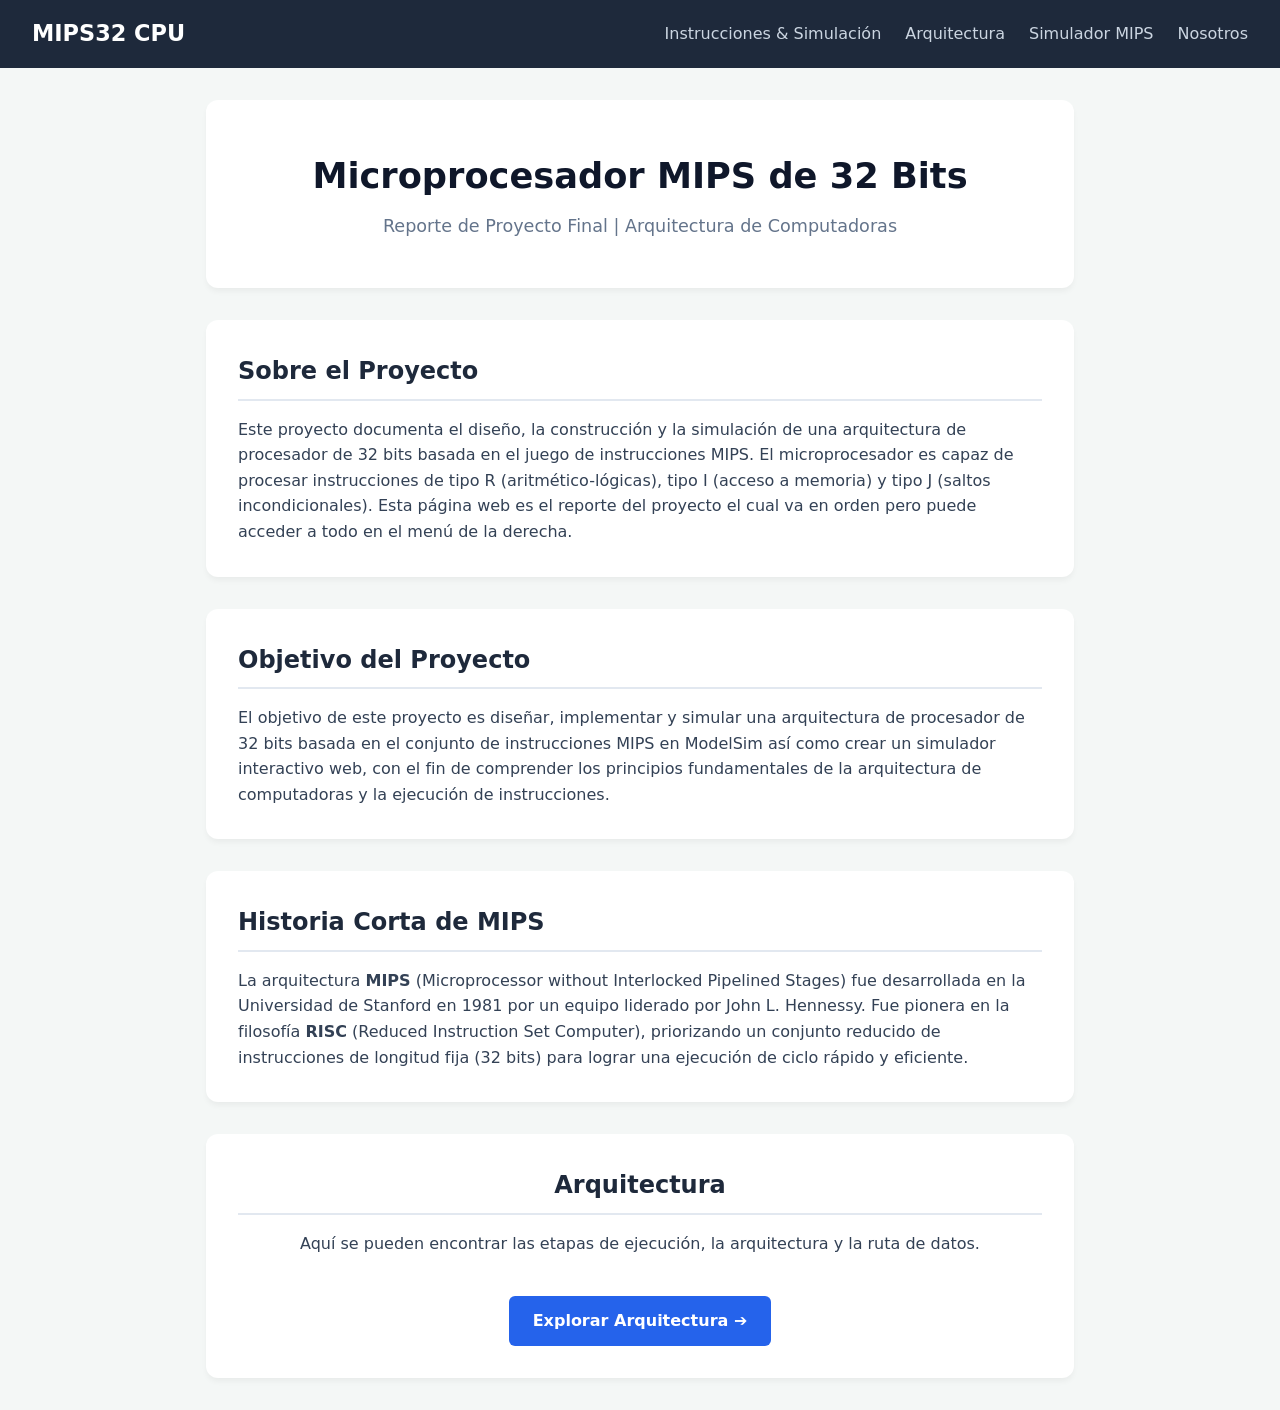
<file: index.html>
<!-- index.html -->
<!DOCTYPE html>
<html lang="es">
<head>
  <meta charset="UTF-8">
  <meta name="viewport" content="width=device-width, initial-scale=1.0">
  <title>Equipo 67 MIPS 101</title>
  <link rel="stylesheet" href="estilos.css">
</head>
<body>
<!-- Menu que aparece arriba a la derecha -->
  <nav class="navbar">
    <a href="index.html">
    <div class="logo">MIPS32 CPU</div>
  </a>
    <ul>
      <li><a href="instrucciones.html">Instrucciones & Simulación</a></li>
      <li><a href="arquitectura.html"> Arquitectura </a></li>
      <li><a href="simulador_mips.html"> Simulador MIPS </a></li>
      <li><a href="equipo.html">Nosotros</a></li>
    </ul>
  </nav>
<!-- Primer contenedor del título del proyecto -->
  <div class="container">
    <section class="hero">
      <h1>Microprocesador MIPS de 32 Bits</h1>
      <p>Reporte de Proyecto Final | Arquitectura de Computadoras</p>
    </section>

    <section class="card-section">
      <h2> Sobre el Proyecto</h2>
      <p>Este proyecto documenta el diseño, la construcción y la simulación de una arquitectura de procesador de 32 bits basada en el juego de instrucciones MIPS. El microprocesador es capaz de procesar instrucciones de tipo R (aritmético-lógicas), tipo I (acceso a memoria) y tipo J (saltos incondicionales). Esta página web es el reporte del proyecto el cual va en orden pero puede acceder a todo en el menú de la derecha.</p>
    </section>

    <section class="card-section">
      <h2> Objetivo del Proyecto</h2>
      <p>El objetivo de este proyecto es diseñar, implementar y simular una arquitectura de procesador de 32 bits basada en el conjunto de instrucciones MIPS en ModelSim así como crear un simulador interactivo web, con el fin de comprender los principios fundamentales de la arquitectura de computadoras y la ejecución de instrucciones.</p>
    </section>

    <section class="card-section">
      <h2>Historia Corta de MIPS</h2>
      <p>La arquitectura <strong>MIPS</strong> (Microprocessor without Interlocked Pipelined Stages) fue desarrollada en la Universidad de Stanford en 1981 por un equipo liderado por John L. Hennessy. Fue pionera en la filosofía <strong>RISC</strong> (Reduced Instruction Set Computer), priorizando un conjunto reducido de instrucciones de longitud fija (32 bits) para lograr una ejecución de ciclo rápido y eficiente.</p>
    </section>

        <section class="card-section text-center">
        <h2> Arquitectura </h2>
        <p>Aquí se pueden encontrar las etapas de ejecución, la arquitectura y la ruta de datos.</p>
        <div class="btn-container">
        <a href="arquitectura.html" class="btn-primary">Explorar Arquitectura ➔</a>
        </div>
    </section>
    
  </div>

</body>
</html>
</file>
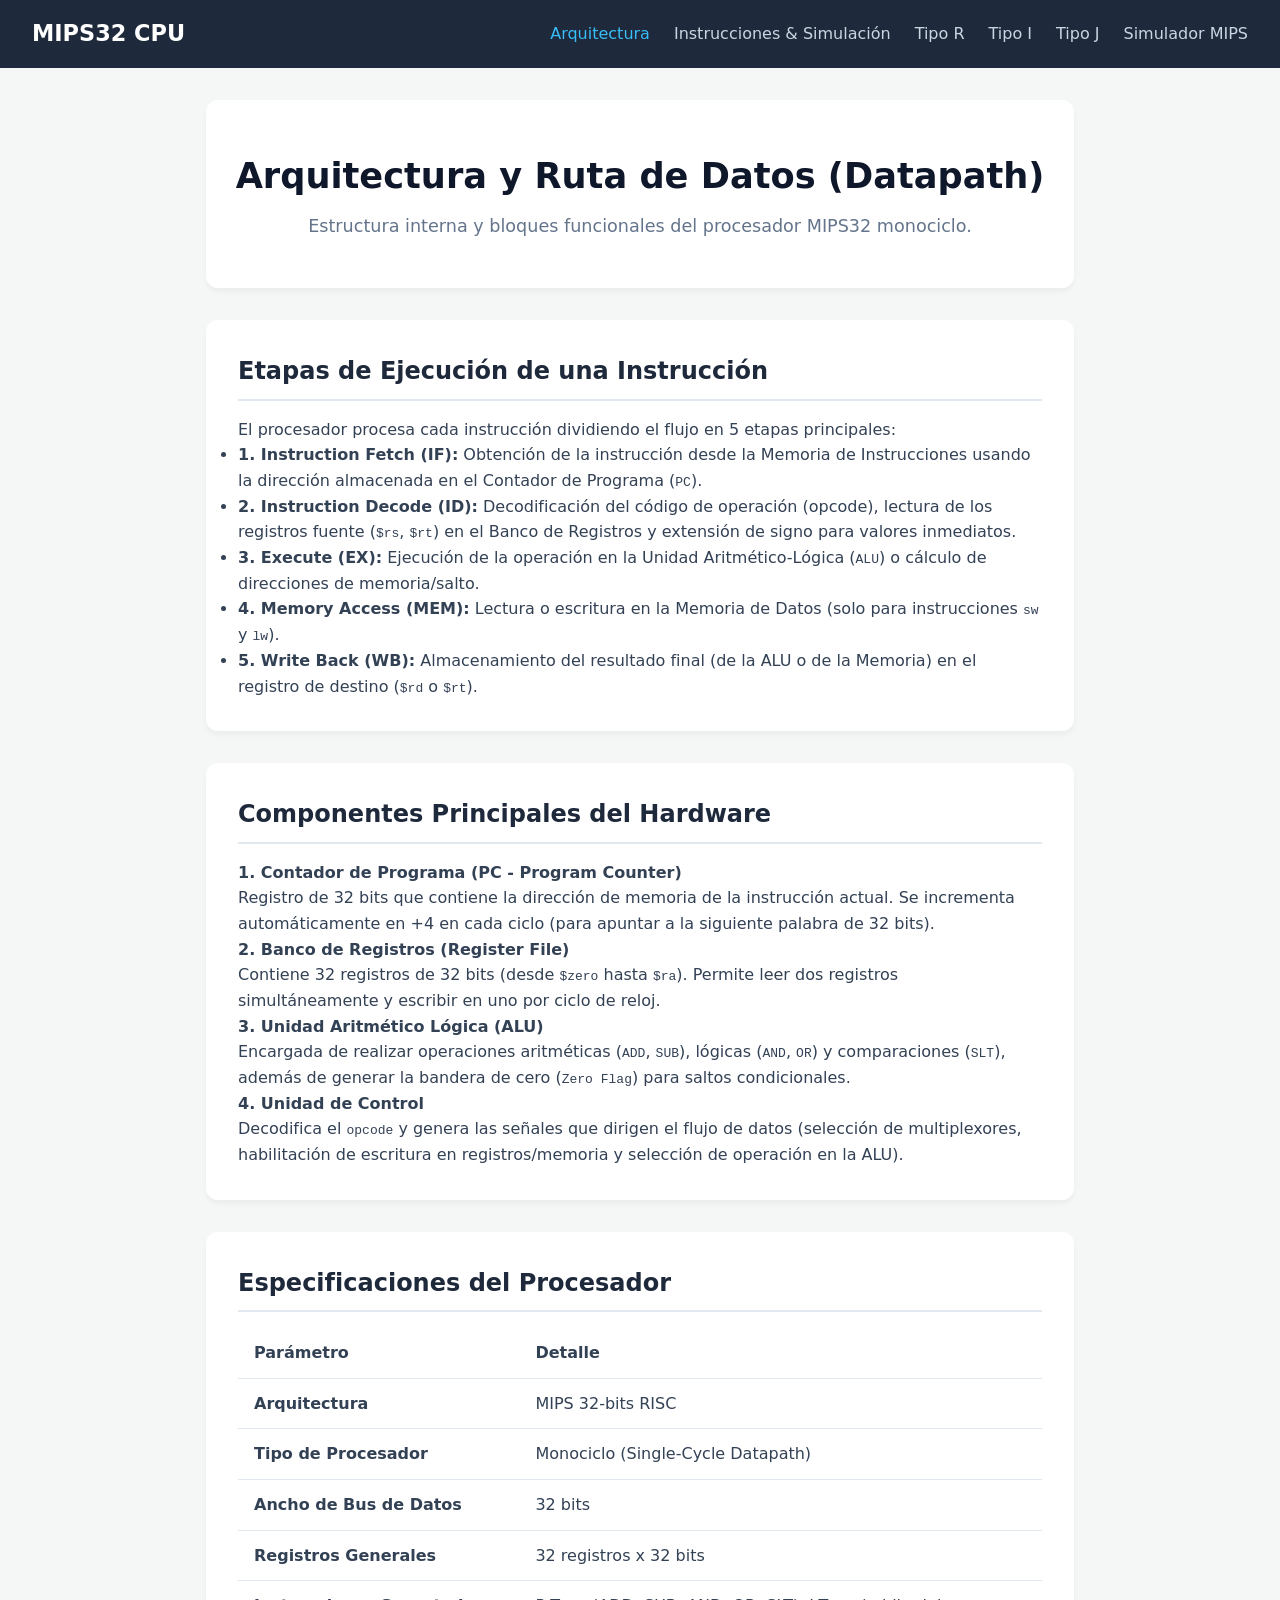
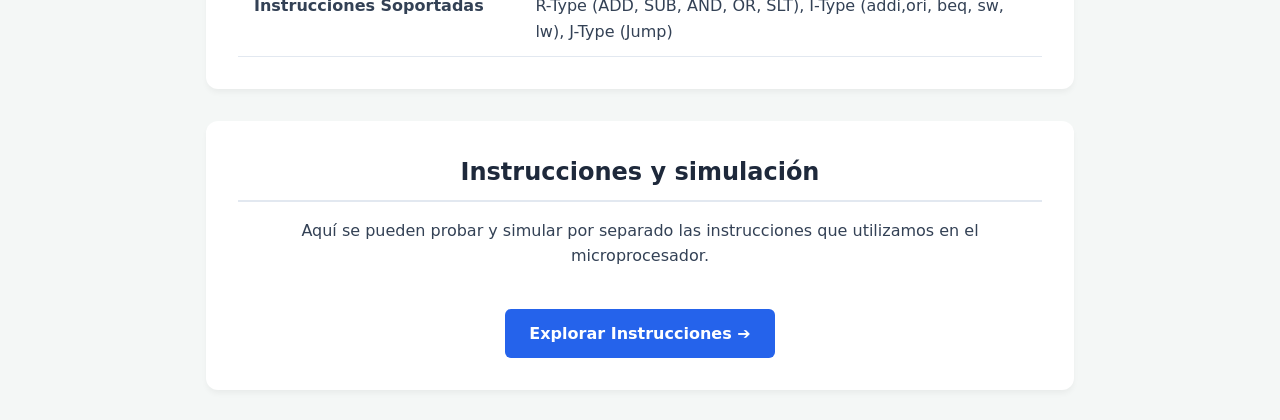
<file: arquitectura.html>
<!-- arquitectura.html -->
<!DOCTYPE html>
<html lang="es">
<head>
  <meta charset="UTF-8">
  <meta name="viewport" content="width=device-width, initial-scale=1.0">
  <title>Arquitectura MIPS</title>
  <link rel="stylesheet" href="estilos.css">
</head>
<body>

  <!-- Navegación -->
  <nav class="navbar">
    <a href="index.html">
      <div class="logo">MIPS32 CPU</div>
    </a> 
    <ul>
      <li><a href="arquitectura.html" class="active">Arquitectura</a></li>
      <li><a href="instrucciones.html">Instrucciones & Simulación</a></li>
      <li><a href="TipoR.html"> Tipo R </a></li>
      <li><a href="TipoI.html"> Tipo I </a></li>
      <li><a href="TipoJ.html"> Tipo J </a></li>
      <li><a href="simulador_mips.html"> Simulador MIPS </a></li>
    </ul>
  </nav>

  <!-- Contenido de Arquitectura -->
  <div class="container">
    <section class="hero">
      <h1>Arquitectura y Ruta de Datos (Datapath)</h1>
      <p>Estructura interna y bloques funcionales del procesador MIPS32 monociclo.</p>
    </section>

    <!-- 5 Etapas de Ejecución -->
    <section class="card-section">
      <h2> Etapas de Ejecución de una Instrucción</h2>
      <p>El procesador procesa cada instrucción dividiendo el flujo en 5 etapas principales:</p>

      <div class="status-container">
        <ul>
          <li><strong>1. Instruction Fetch (IF):</strong> Obtención de la instrucción desde la Memoria de Instrucciones usando la dirección almacenada en el Contador de Programa (<code>PC</code>).</li>
          <li><strong>2. Instruction Decode (ID):</strong> Decodificación del código de operación (opcode), lectura de los registros fuente (<code>$rs</code>, <code>$rt</code>) en el Banco de Registros y extensión de signo para valores inmediatos.</li>
          <li><strong>3. Execute (EX):</strong> Ejecución de la operación en la Unidad Aritmético-Lógica (<code>ALU</code>) o cálculo de direcciones de memoria/salto.</li>
          <li><strong>4. Memory Access (MEM):</strong> Lectura o escritura en la Memoria de Datos (solo para instrucciones <code>sw</code> y <code>lw</code>).</li>
          <li><strong>5. Write Back (WB):</strong> Almacenamiento del resultado final (de la ALU o de la Memoria) en el registro de destino (<code>$rd</code> o <code>$rt</code>).</li>
        </ul>
      </div>
    </section>

    <!-- Diagrama o Bloques Principales -->
    <section class="card-section">
      <h2> Componentes Principales del Hardware</h2>
      
      <div class="bit-format">
        <h4>1. Contador de Programa (PC - Program Counter)</h4>
        <p>Registro de 32 bits que contiene la dirección de memoria de la instrucción actual. Se incrementa automáticamente en +4 en cada ciclo (para apuntar a la siguiente palabra de 32 bits).</p>
      </div>

      <div class="bit-format">
        <h4>2. Banco de Registros (Register File)</h4>
        <p>Contiene 32 registros de 32 bits (desde <code>$zero</code> hasta <code>$ra</code>). Permite leer dos registros simultáneamente y escribir en uno por ciclo de reloj.</p>
      </div>

      <div class="bit-format">
        <h4>3. Unidad Aritmético Lógica (ALU)</h4>
        <p>Encargada de realizar operaciones aritméticas (<code>ADD</code>, <code>SUB</code>), lógicas (<code>AND</code>, <code>OR</code>) y comparaciones (<code>SLT</code>), además de generar la bandera de cero (<code>Zero Flag</code>) para saltos condicionales.</p>
      </div>

      <div class="bit-format">
        <h4>4. Unidad de Control</h4>
        <p>Decodifica el <code>opcode</code> y genera las señales que dirigen el flujo de datos (selección de multiplexores, habilitación de escritura en registros/memoria y selección de operación en la ALU).</p>
      </div>
    </section>

    <!-- Especificaciones Técnicas -->
    <section class="card-section">
      <h2> Especificaciones del Procesador</h2>
      <table class="specs-table">
        <thead>
          <tr>
            <th>Parámetro</th>
            <th>Detalle</th>
          </tr>
        </thead>
        <tbody>
          <tr>
            <td><strong>Arquitectura</strong></td>
            <td>MIPS 32-bits RISC</td>
          </tr>
          <tr>
            <td><strong>Tipo de Procesador</strong></td>
            <td>Monociclo (Single-Cycle Datapath)</td>
          </tr>
          <tr>
            <td><strong>Ancho de Bus de Datos</strong></td>
            <td>32 bits</td>
          </tr>
          <tr>
            <td><strong>Registros Generales</strong></td>
            <td>32 registros x 32 bits</td>
          </tr>
          <tr>
            <td><strong>Instrucciones Soportadas</strong></td>
            <td>R-Type (ADD, SUB, AND, OR, SLT), I-Type (addi,ori, beq, sw, lw), J-Type (Jump)</td>
          </tr>
        </tbody>
      </table>
    </section>

      <section class="card-section text-center">
        <h2> Instrucciones y simulación </h2>
        <p>Aquí se pueden probar y simular por separado las instrucciones que utilizamos en el microprocesador.</p>
        <div class="btn-container">
        <a href="instrucciones.html" class="btn-primary">Explorar Instrucciones ➔</a>
        </div>
    </section>

  </div>

</body>
</html>
</file>
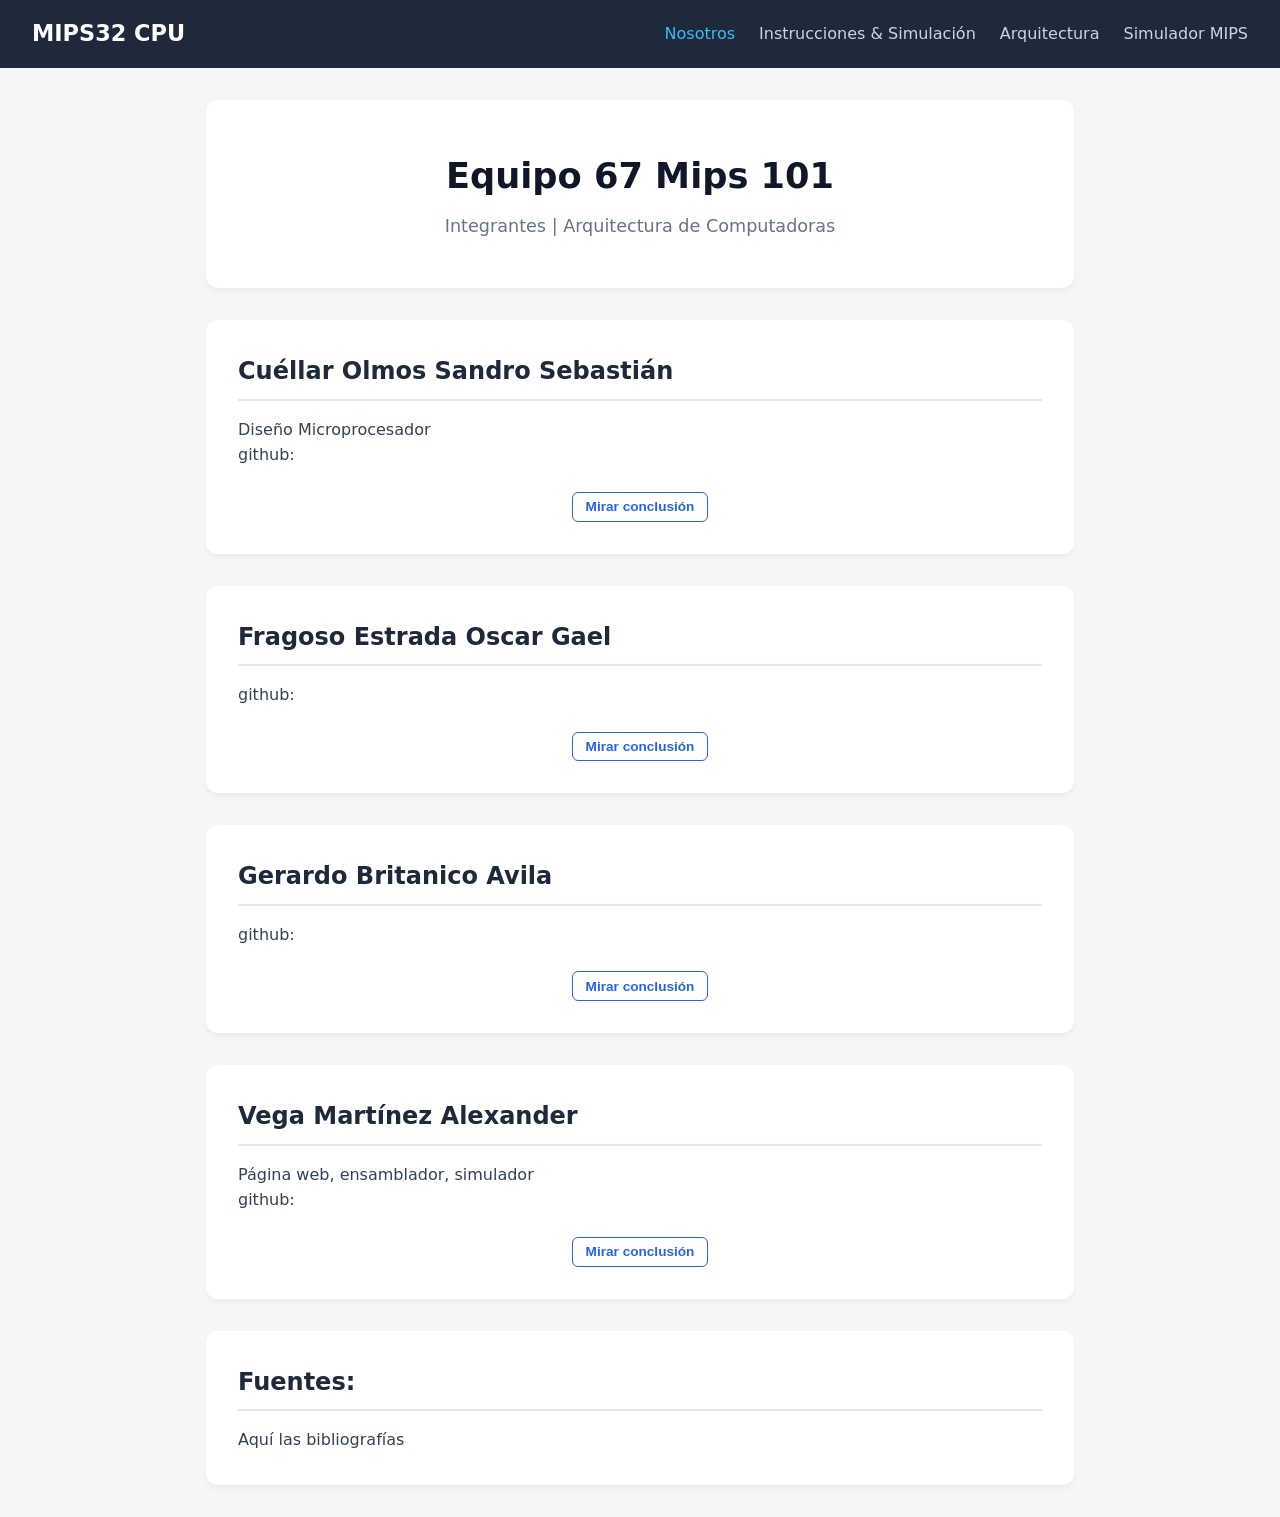
<file: equipo.html>
<!-- Equipo.html -->
<!DOCTYPE html>
<html lang="es">
<head>
  <meta charset="UTF-8">
  <meta name="viewport" content="width=device-width, initial-scale=1.0">
  <title>Equipo 67 MIPS 101</title>
  <link rel="stylesheet" href="estilos.css">
</head>
<body>

  <nav class="navbar">
    <a href="index.html">
    <div class="logo">MIPS32 CPU</div>
    </a> 
    <ul>
      <li><a href="equipo.html" class="active">Nosotros</a></li>
      <li><a href="instrucciones.html">Instrucciones & Simulación</a></li>
      <li><a href="arquitectura.html">Arquitectura</a></li>
      <li><a href="simulador_mips.html"> Simulador MIPS </a></li>
    </ul>
  </nav>
    
    <div class="container">
    <section class="hero">
      <h1>Equipo 67 Mips 101</h1>
      <p>Integrantes | Arquitectura de Computadoras</p>
    </section>

    <section class="card-section">
  <h2>Cuéllar Olmos Sandro Sebastián</h2>
  <p>Diseño Microprocesador</p>
  <p>github: </p>
  <div class="btn-container">
    <button type="button" class="btn-secondary" onclick="verSandro()">Mirar conclusión</button>
  </div>
</section>

<section class="card-section">
  <h2>Fragoso Estrada Oscar Gael</h2>
  <p>github: </p>
  <div class="btn-container">
    <button type="button" class="btn-secondary" onclick="verOscar()">Mirar conclusión</button>
  </div>
</section>

<section class="card-section">
  <h2>Gerardo Britanico Avila</h2>
  <p>github: </p>
  <div class="btn-container">
    <button type="button" class="btn-secondary" onclick="verGerardo()">Mirar conclusión</button>
  </div>
</section>

<section class="card-section">
  <h2>Vega Martínez Alexander</h2>
  <p>Página web, ensamblador, simulador</p>
  <p>github: </p>
  <div class="btn-container">
    <button type="button" class="btn-secondary" onclick="verAlexander()">Mirar conclusión</button>
  </div>
</section>

<section class="card-section">
  <h2>Fuentes:</h2>
  <p>Aquí las bibliografías</p>
</section>

<dialog id="modalConclusion" class="conclusion-modal">
  <button type="button" class="btn-cerrar-x" onclick="modalConclusion.close()">&times;</button>
  <h2>Mi conclusión</h2>
  
  <div id="textoConclusion" class="conclusion-contenido"></div>

  <div class="conclusion-nav">
    <button type="button" class="btn-nav-conc" id="btnPrevConc" onclick="cambiarParte(-1)">Anterior</button>
    <span id="contadorConc">1 / 3</span>
    <button type="button" class="btn-nav-conc" id="btnNextConc" onclick="cambiarParte(1)">Siguiente</button>
  </div>
</dialog>

    
  <script>
    const modal = document.getElementById('modalConclusion');
const texto = document.getElementById('textoConclusion');
let partesActuales = [];
let indiceParte = 0;

function abrirConclusion(partes) {
  partesActuales = partes;
  indiceParte = 0;
  mostrarParte();
  modal.showModal();
}

function cambiarParte(paso) {
  indiceParte += paso;
  mostrarParte();
}

function mostrarParte() {
  texto.innerHTML = partesActuales[indiceParte];
  document.getElementById('contadorConc').textContent = `${indiceParte + 1} / ${partesActuales.length}`;
  document.getElementById('btnPrevConc').disabled = (indiceParte === 0);
  document.getElementById('btnNextConc').disabled = (indiceParte === partesActuales.length - 1);
}

function verSandro() {
  abrirConclusion([
    `<h4>1. Instrucciones y Ruta de Datos</h4>
     <p>Con este proyecto entendí que una instrucción de 32 bits no es solo un número: cada grupo de bits (opcode, registros, funct, inmediato) activa señales de control que deciden qué hace la ALU, si se lee o escribe memoria, si se guarda un resultado y cuál será el siguiente PC.</p>
     <p>Poder ver eso paso a paso en el simulador me ayudó a conectar la teoría de las diapositivas con lo que realmente ocurre dentro del procesador.</p>`,

    `<h4>2. Comprensión del Pipeline</h4>
     <p>Lo que más me costó comprender fue el pipeline. Aprendí que ejecutar varias instrucciones a la vez no es gratis: cuando una instrucción necesita un dato que otra todavía no escribe, el procesador debe esperar, y en el algoritmo de ordenamiento con la primera entrada 91 de los 268 ciclos fueron esperas.</p>
     <p>También entendí por qué un salto obliga a descartar instrucciones que ya se habían buscado, y por qué los buffers entre etapas son necesarios para que cada instrucción conserve sus propios datos y señales.</p>`,

    `<h4>3. Pruebas y Detalles de Hardware</h4>
     <p>También me llevo la importancia de probar por partes. Detalles como la extensión con signo contra la extensión con ceros, la alineación a 4 bytes o el orden big-endian parecen menores, pero cambian el resultado, y solo con pruebas reproducibles se vuelven visibles.</p>
     <p>Me quedo con la idea de que un procesador correcto depende tanto de su ruta de datos como de la coordinación entre etapas y de las pruebas que lo respaldan.</p>`
  ]);
}

function verOscar() {
  abrirConclusion([
    `<h4>1. Teoría y Práctica de la Arquitectura</h4>
     <p>Desarrollar este proyecto me ayudó a conectar de forma práctica lo que se ve en teoría sobre arquitectura de computadoras con cómo funciona realmente un procesador por dentro.</p>`,

    `<h4>2. Ensamblador, Memoria y Ruta de Datos</h4>
     <p>Armar el ensamblador, ver cómo cada instrucción se parte en campos y se guarda byte a byte en orden big-endian, y seguir su paso por las etapas y señales de control hasta modificar un registro o la memoria hizo que todo quedara mucho más claro.</p>`,

    `<h4>3. Comunicación Software-Hardware</h4>
     <p>En general, me quedo con una mejor comprensión de cómo el software y el hardware se comunican en cada ciclo de ejecución.</p>`
  ]);
}

function verGerardo() {
  abrirConclusion([
    `<h4>1. Conclusión individual</h4><p>Aquí va la conclusión de Gerardo.</p>`
  ]);
}

function verAlexander() {
  abrirConclusion([
    `<h4>1. Conclusión individual</h4><p>Aquí va la conclusión de Vega Martínez Alexander.</p>`
  ]);
}

modal.onclick = (e) => { if (e.target === modal) modal.close(); };
</script>

</body>
</html>
</file>
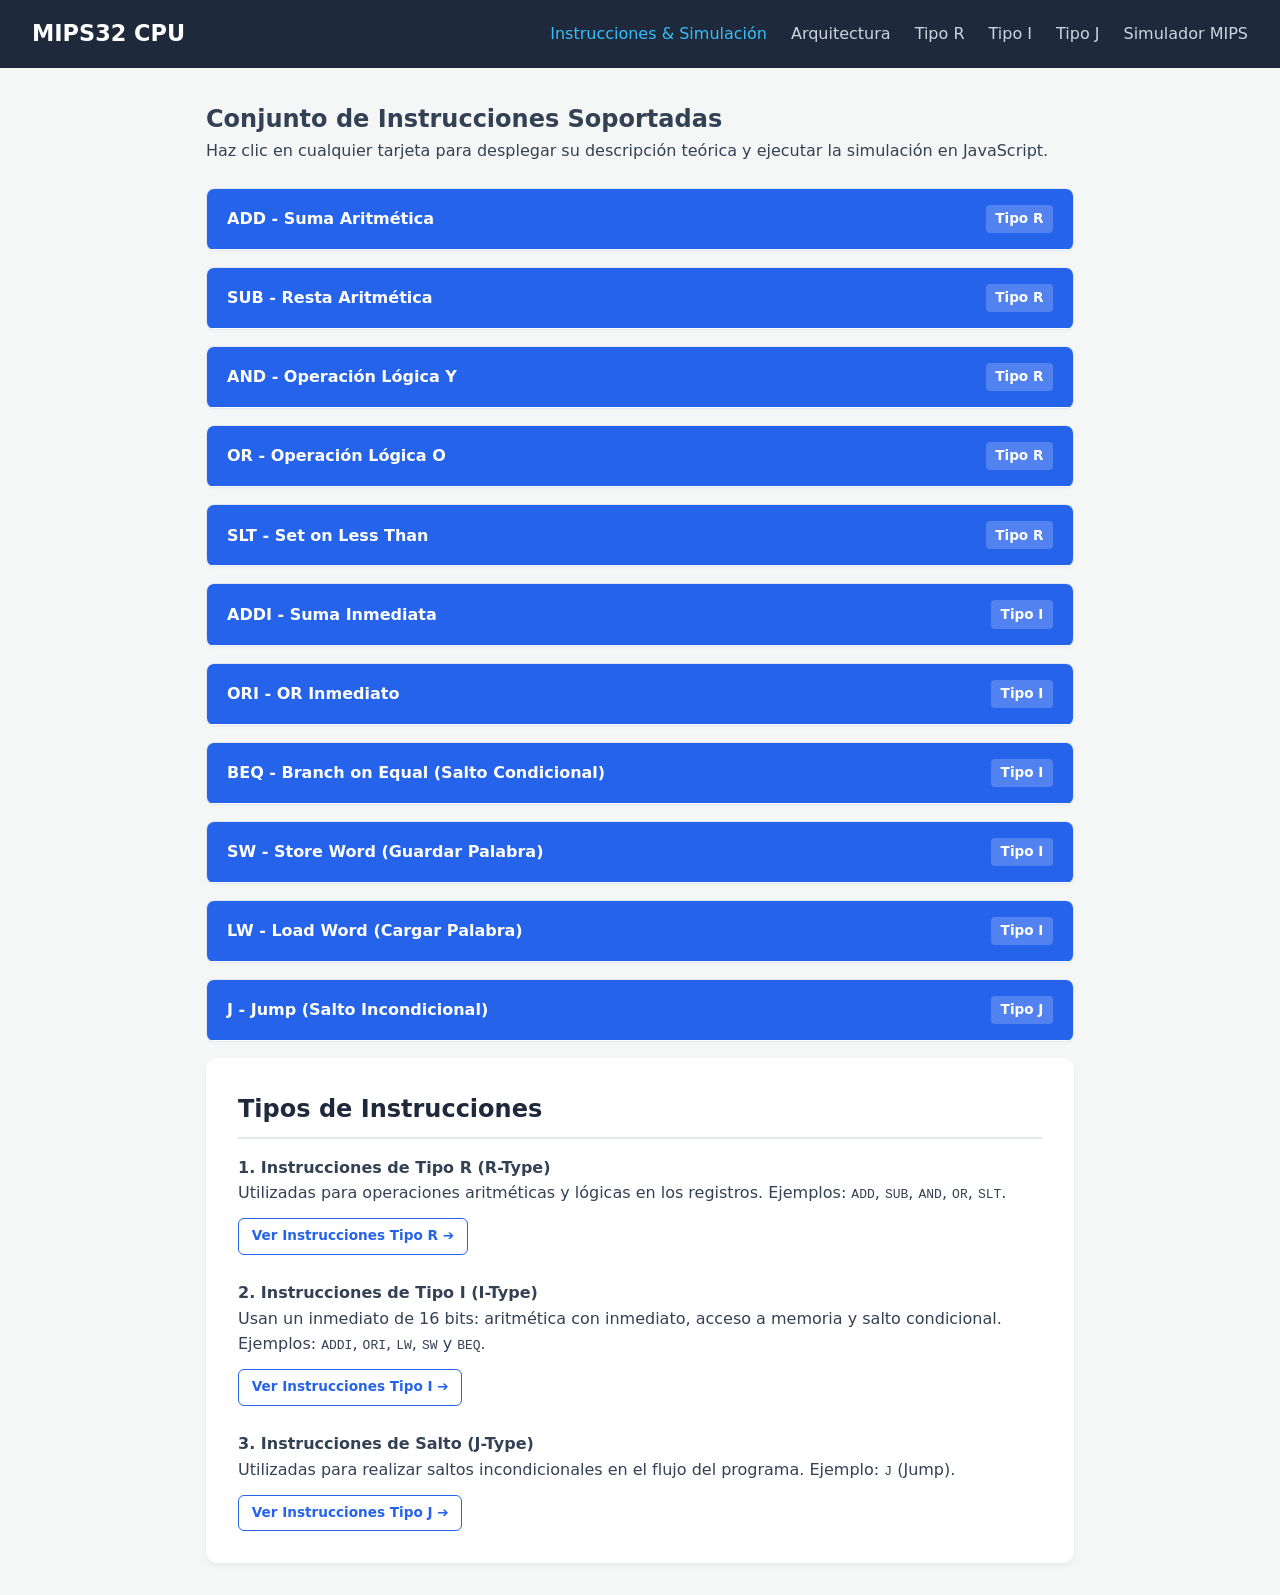
<file: instrucciones.html>
<!-- Instrucciones.html -->
<!DOCTYPE html>
<html lang="es">
<head>
  <meta charset="UTF-8">
  <meta name="viewport" content="width=device-width, initial-scale=1.0">
  <title>Instrucciones & Simulación - MIPS32</title>
  <link rel="stylesheet" href="estilos.css">
</head>
<body>

  <nav class="navbar">
    <a href="index.html">
    <div class="logo">MIPS32 CPU</div>
    </a> 
    <ul>
      <li><a href="instrucciones.html" class="active">Instrucciones & Simulación</a></li>
      <li><a href="arquitectura.html">Arquitectura</a></li>
      <li><a href="TipoR.html"> Tipo R </a></li>
      <li><a href="TipoI.html"> Tipo I </a></li>
      <li><a href="TipoJ.html"> Tipo J </a></li>
      <li><a href="simulador_mips.html"> Simulador MIPS </a></li>
    </ul>
  </nav>

  <div class="container">
    <h2>Conjunto de Instrucciones Soportadas</h2>
    <p style="margin-bottom: 1.5rem;">Haz clic en cualquier tarjeta para desplegar su descripción teórica y ejecutar la simulación en JavaScript.</p>

    <!-- ADD -->
    <div class="instruction-card">
      <div class="card-header" onclick="toggleCard(this)">
        <span>ADD - Suma Aritmética</span>
        <span class="badge">Tipo R</span>
      </div>
      <div class="card-body">
        <p><strong>Fórmula:</strong> R[rd] = R[rs] + R[rt]</p>
        <p>Suma los valores de los registros <code>$rs</code> y <code>$rt</code> y almacena el resultado en <code>$rd</code>.</p>
        <div class="demo-box">
          <h4> Simulación JavaScript:</h4>
          <div class="inputs-group">
            <label>$rs: <input type="number" id="add-rs" value="10"></label>
            <label>$rt: <input type="number" id="add-rt" value="15"></label>
            <button class="btn-sim" onclick="runADD()">Ejecutar ADD</button>
          </div>
          <div class="result-box" id="add-res">Resultado $rd: --</div>
        </div>
      </div>
    </div>

    <!-- SUB -->
    <div class="instruction-card">
      <div class="card-header" onclick="toggleCard(this)">
        <span>SUB - Resta Aritmética</span>
        <span class="badge">Tipo R</span>
      </div>
      <div class="card-body">
        <p><strong>Fórmula:</strong> R[rd] = R[rs] - R[rt]</p>
        <p>Resta el contenido del registro <code>$rt</code> al registro <code>$rs</code> y guarda el resultado en <code>$rd</code>.</p>
        <div class="demo-box">
          <h4> Simulación JavaScript:</h4>
          <div class="inputs-group">
            <label>$rs: <input type="number" id="sub-rs" value="50"></label>
            <label>$rt: <input type="number" id="sub-rt" value="20"></label>
            <button class="btn-sim" onclick="runSUB()">Ejecutar SUB</button>
          </div>
          <div class="result-box" id="sub-res">Resultado $rd: --</div>
        </div>
      </div>
    </div>

    <!-- AND -->
    <div class="instruction-card">
      <div class="card-header" onclick="toggleCard(this)">
        <span>AND - Operación Lógica Y</span>
        <span class="badge">Tipo R</span>
      </div>
      <div class="card-body">
        <p><strong>Fórmula:</strong> R[rd] = R[rs] &amp; R[rt]</p>
        <p>Realiza una operación AND bit a bit entre <code>$rs</code> y <code>$rt</code>.</p>
        <div class="demo-box">
          <h4> Simulación JavaScript:</h4>
          <div class="inputs-group">
            <label>$rs: <input type="number" id="and-rs" value="12"></label>
            <label>$rt: <input type="number" id="and-rt" value="10"></label>
            <button class="btn-sim" onclick="runAND()">Ejecutar AND</button>
          </div>
          <div class="result-box" id="and-res">Resultado $rd: --</div>
        </div>
      </div>
    </div>

    <!-- OR -->
    <div class="instruction-card">
      <div class="card-header" onclick="toggleCard(this)">
        <span>OR - Operación Lógica O</span>
        <span class="badge">Tipo R</span>
      </div>
      <div class="card-body">
        <p><strong>Fórmula:</strong> R[rd] = R[rs] | R[rt]</p>
        <p>Realiza una operación OR bit a bit entre <code>$rs</code> y <code>$rt</code>.</p>
        <div class="demo-box">
          <h4> Simulación JavaScript:</h4>
          <div class="inputs-group">
            <label>$rs: <input type="number" id="or-rs" value="12"></label>
            <label>$rt: <input type="number" id="or-rt" value="5"></label>
            <button class="btn-sim" onclick="runOR()">Ejecutar OR</button>
          </div>
          <div class="result-box" id="or-res">Resultado $rd: --</div>
        </div>
      </div>
    </div>

    <!-- SLT -->
    <div class="instruction-card">
      <div class="card-header" onclick="toggleCard(this)">
        <span>SLT - Set on Less Than</span>
        <span class="badge">Tipo R</span>
      </div>
      <div class="card-body">
        <p><strong>Fórmula:</strong> R[rd] = (R[rs] &lt; R[rt]) ? 1 : 0</p>
        <p>Si el valor de <code>$rs</code> es menor que el de <code>$rt</code>, escribe 1 en <code>$rd</code>; de lo contrario escribe 0.</p>
        <div class="demo-box">
          <h4> Simulación JavaScript:</h4>
          <div class="inputs-group">
            <label>$rs: <input type="number" id="slt-rs" value="4"></label>
            <label>$rt: <input type="number" id="slt-rt" value="8"></label>
            <button class="btn-sim" onclick="runSLT()">Ejecutar SLT</button>
          </div>
          <div class="result-box" id="slt-res">Resultado $rd: --</div>
        </div>
      </div>
    </div>

    <!-- ADDI -->
    <div class="instruction-card">
      <div class="card-header" onclick="toggleCard(this)">
        <span>ADDI - Suma Inmediata</span>
        <span class="badge">Tipo I</span>
      </div>
      <div class="card-body">
        <p><strong>Fórmula:</strong> R[rt] = R[rs] + SignExtImm</p>
        <p>Suma el valor del registro <code>$rs</code> con una constante inmediata (<code>imm</code>) y guarda el resultado en <code>$rt</code>.</p>
        <div class="demo-box">
          <h4> Simulación JavaScript:</h4>
          <div class="inputs-group">
            <label>$rs: <input type="number" id="addi-rs" value="10"></label>
            <label>Inmediato (imm): <input type="number" id="addi-imm" value="25"></label>
            <button class="btn-sim" onclick="runADDI()">Ejecutar ADDI</button>
          </div>
          <div class="result-box" id="addi-res">Resultado $rt: --</div>
        </div>
      </div>
    </div>

    <!-- ORI -->
    <div class="instruction-card">
      <div class="card-header" onclick="toggleCard(this)">
        <span>ORI - OR Inmediato</span>
        <span class="badge">Tipo I</span>
      </div>
      <div class="card-body">
        <p><strong>Fórmula:</strong> R[rt] = R[rs] | ZeroExtImm</p>
        <p>Realiza una operación lógica OR bit a bit entre el registro <code>$rs</code> y un valor inmediato de 16 bits, guardando el resultado en <code>$rt</code>.</p>
        <div class="demo-box">
          <h4> Simulación JavaScript:</h4>
          <div class="inputs-group">
            <label>$rs: <input type="number" id="ori-rs" value="12"></label>
            <label>Inmediato (imm): <input type="number" id="ori-imm" value="3"></label>
            <button class="btn-sim" onclick="runORI()">Ejecutar ORI</button>
          </div>
          <div class="result-box" id="ori-res">Resultado $rt: --</div>
        </div>
      </div>
    </div>

    <!-- BEQ -->
    <div class="instruction-card">
      <div class="card-header" onclick="toggleCard(this)">
        <span>BEQ - Branch on Equal (Salto Condicional)</span>
        <span class="badge">Tipo I</span>
      </div>
      <div class="card-body">
        <p><strong>Fórmula:</strong> if (R[rs] == R[rt]) PC = PC + 4 + BranchAddr</p>
        <p>Compara los registros <code>$rs</code> y <code>$rt</code>; si son iguales, salta a la dirección destino; si no, continúa con la siguiente instrucción (<code>PC + 4</code>).</p>
        <div class="demo-box">
          <h4> Simulación JavaScript:</h4>
          <div class="inputs-group">
            <label>$rs: <input type="number" id="beq-rs" value="15"></label>
            <label>$rt: <input type="number" id="beq-rt" value="15"></label>
            <label>PC Actual: <input type="number" id="beq-pc" value="100"></label>
            <label>Dirección Salto: <input type="number" id="beq-target" value="200"></label>
            <button class="btn-sim" onclick="runBEQ()">Ejecutar BEQ</button>
          </div>
          <div class="result-box" id="beq-res">Estado del Salto: --</div>
        </div>
      </div>
    </div>

    <!-- SW  -->
    <div class="instruction-card">
      <div class="card-header" onclick="toggleCard(this)">
        <span>SW - Store Word (Guardar Palabra)</span>
        <span class="badge">Tipo I</span>
      </div>
      <div class="card-body">
        <p><strong>Fórmula:</strong> M[R[rs] + SignExtImm] = R[rt]</p>
        <p>Guarda el valor del registro <code>$rt</code> en la dirección de memoria RAM especificada.</p>
        <div class="demo-box">
          <h4> Simulación de Memoria:</h4>
          <div class="inputs-group">
            <label>Valor ($rt): <input type="number" id="sw-val" value="99"></label>
            <label>Dirección RAM: <input type="number" id="sw-addr" value="4"></label>
            <button class="btn-sim" onclick="runSW()">Ejecutar SW</button>
          </div>
          <div class="result-box" id="sw-res">Estado RAM: [Dirección 4: 0]</div>
        </div>
      </div>
    </div>

    <!-- LW  -->
    <div class="instruction-card">
      <div class="card-header" onclick="toggleCard(this)">
        <span>LW - Load Word (Cargar Palabra)</span>
        <span class="badge">Tipo I</span>
      </div>
      <div class="card-body">
        <p><strong>Fórmula:</strong> R[rt] = M[R[rs] + SignExtImm]</p>
        <p>Lee un dato almacenado en la memoria RAM y lo carga en el registro destino <code>$rt</code>.</p>
        <div class="demo-box">
          <h4> Simulación de Memoria:</h4>
          <div class="inputs-group">
            <label>Dirección RAM: <input type="number" id="lw-addr" value="4"></label>
            <button class="btn-sim" style="background:#6366f1" onclick="runLW()">Ejecutar LW</button>
          </div>
          <div class="result-box" id="lw-res">Resultado $rt: --</div>
        </div>
      </div>
    </div>

    <!-- JUMP -->
    <div class="instruction-card">
      <div class="card-header" onclick="toggleCard(this)">
        <span>J - Jump (Salto Incondicional)</span>
        <span class="badge">Tipo J</span>
      </div>
      <div class="card-body">
        <p><strong>Operación:</strong> PC = Target Address</p>
        <p>Actualiza de forma incondicional el Contador de Programa (PC) a la dirección especificada en la instrucción.</p>
        <div class="demo-box">
          <h4> Simulación de PC:</h4>
          <div class="inputs-group">
            <label>PC Actual: <input type="number" id="pc-curr" value="100" readonly></label>
            <label>Dirección Salto: <input type="number" id="pc-target" value="400"></label>
            <button class="btn-sim" onclick="runJUMP()">Ejecutar J</button>
          </div>
          <div class="result-box" id="j-res">Nuevo PC: 100</div>
        </div>
      </div>
    </div>

    <section class="card-section">
      <h2> Tipos de Instrucciones</h2>
       
      <div class="Tipo R">
        <h4>1. Instrucciones de Tipo R (R-Type)</h4>
        <p>Utilizadas para operaciones aritméticas y lógicas en los registros. Ejemplos: <code>ADD</code>, <code>SUB</code>, <code>AND</code>, <code>OR</code>, <code>SLT</code>.</p>
        <div class="btn-container-left">
        <a href="TipoR.html" class="btn-secondary">Ver Instrucciones Tipo R ➔</a>
        </div>
      </div>

       <br>
      <div class="Tipo I">
        <h4>2. Instrucciones de Tipo I (I-Type)</h4>
        <p>Usan un inmediato de 16 bits: aritmética con inmediato, acceso a memoria y salto condicional. Ejemplos: <code>ADDI</code>, <code>ORI</code>, <code>LW</code>, <code>SW</code> y <code>BEQ</code>.</p>
        <div class="btn-container-left">
        <a href="TipoI.html" class="btn-secondary">Ver Instrucciones Tipo I ➔</a>
        </div>
      </div>

       <br>
      <div class="Tipo J">
        <h4>3. Instrucciones de Salto (J-Type)</h4>
        <p>Utilizadas para realizar saltos incondicionales en el flujo del programa. Ejemplo: <code>J</code> (Jump).</p>
        <div class="btn-container-left">
        <a href="TipoJ.html" class="btn-secondary">Ver Instrucciones Tipo J ➔</a>
        </div>
      </div>
      </section>

  </div>

  <script>
    // Control visual de despliegue
    function toggleCard(headerEl) {
      headerEl.classList.toggle('active');
      const body = headerEl.nextElementSibling;
      body.classList.toggle('open');
    }

    // --- LÓGICA DE SIMULACIÓN EN JS ---
    function runADD() {
      const rs = Number(document.getElementById('add-rs').value);
      const rt = Number(document.getElementById('add-rt').value);
      document.getElementById('add-res').innerText = `Resultado $rd: ${rs + rt}`;
    }

    function runSUB() {
      const rs = Number(document.getElementById('sub-rs').value);
      const rt = Number(document.getElementById('sub-rt').value);
      document.getElementById('sub-res').innerText = `Resultado $rd: ${rs - rt}`;
    }

    function runAND() {
      const rs = Number(document.getElementById('and-rs').value);
      const rt = Number(document.getElementById('and-rt').value);
      const res = rs & rt;
      document.getElementById('and-res').innerText = `Resultado $rd: ${res} (Binario: ${(res >>> 0).toString(2).padStart(8, '0')})`;
    }

    function runOR() {
      const rs = Number(document.getElementById('or-rs').value);
      const rt = Number(document.getElementById('or-rt').value);
      const res = rs | rt;
      document.getElementById('or-res').innerText = `Resultado $rd: ${res} (Binario: ${(res >>> 0).toString(2).padStart(8, '0')})`;
    }

    function runSLT() {
      const rs = Number(document.getElementById('slt-rs').value);
      const rt = Number(document.getElementById('slt-rt').value);
      const res = rs < rt ? 1 : 0;
      document.getElementById('slt-res').innerText = `Resultado $rd: ${res} (${rs} < ${rt})`;
    }

    function runADDI() {
      const rs = Number(document.getElementById('addi-rs').value);
      const imm = Number(document.getElementById('addi-imm').value);
      document.getElementById('addi-res').innerText = `Resultado $rt: ${rs + imm}`;
    }

    function runORI() {
      const rs = Number(document.getElementById('ori-rs').value);
      const imm = Number(document.getElementById('ori-imm').value);
      const res = rs | imm;
      document.getElementById('ori-res').innerText = `Resultado $rt: ${res} (Binario: ${(res >>> 0).toString(2).padStart(8, '0')})`;
    }

    function runBEQ() {
      const rs = Number(document.getElementById('beq-rs').value);
      const rt = Number(document.getElementById('beq-rt').value);
      const pc = Number(document.getElementById('beq-pc').value);
      const target = Number(document.getElementById('beq-target').value);

      if (rs === rt) {
        document.getElementById('beq-res').innerText = `Salto TOMADO (${rs} == ${rt}) ➔ Nuevo PC: ${target}`;
      } else {
        document.getElementById('beq-res').innerText = `Salto NO tomado (${rs} != ${rt}) ➔ Siguiente PC: ${pc + 4}`;
      }
    }

    // Memoria RAM compartida entre SW y LW (sin duplicar)
    const memory = {};
    function runSW() {
      const val = Number(document.getElementById('sw-val').value);
      const addr = Number(document.getElementById('sw-addr').value);
      memory[addr] = val;
      document.getElementById('sw-res').innerText = `SW Exitoso: RAM[${addr}] = ${val}`;
    }

    function runLW() {
      const addr = Number(document.getElementById('lw-addr').value);
      const val = memory[addr] !== undefined ? memory[addr] : 0;
      document.getElementById('lw-res').innerText = `LW Exitoso: $rt = ${val} (leído desde RAM[${addr}])`;
    }

    function runJUMP() {
      const target = Number(document.getElementById('pc-target').value);
      document.getElementById('pc-curr').value = target;
      document.getElementById('j-res').innerText = `¡Salto realizado! El nuevo Contador de Programa (PC) es ${target}`;
    }
  </script>

</body>
</html>
</file>
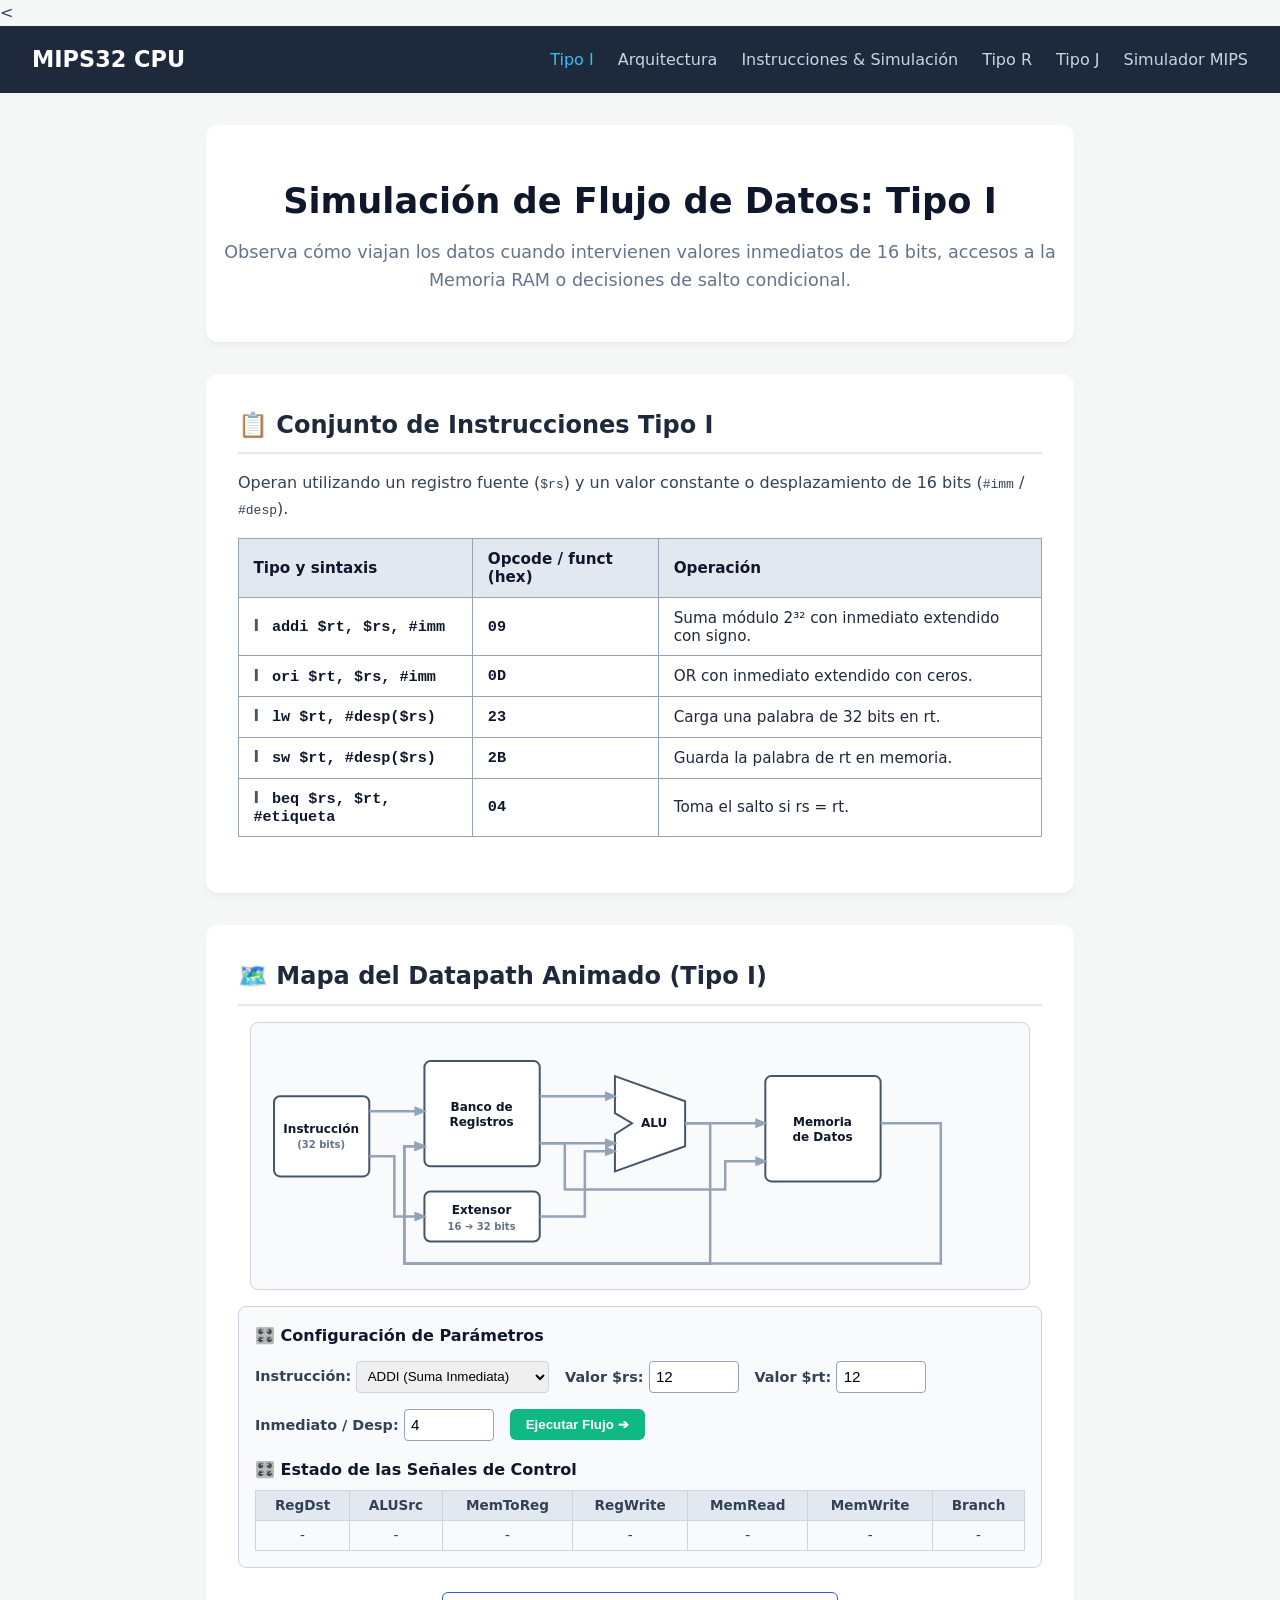
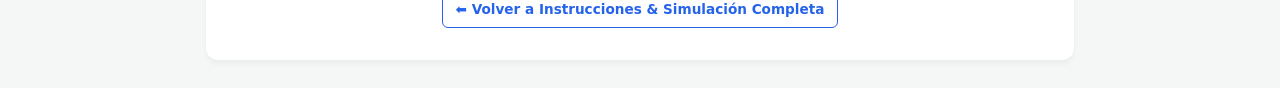
<file: TipoI.html>
<!-- TipoI.html -->
<<!DOCTYPE html>
<html lang="es">
<head>
  <meta charset="UTF-8">
  <meta name="viewport" content="width=device-width, initial-scale=1.0">
  <title>Flujo de Datos - Tipo I (MIPS32)</title>
  <link rel="stylesheet" href="estilos.css">
  <style>
    /* Estilos de la tabla de instrucciones */
    .isa-table {
      width: 100%;
      border-collapse: collapse;
      margin: 1rem 0 1.5rem 0;
      font-size: 0.95rem;
      color: #1e293b;
      background-color: #ffffff;
    }
    .isa-table th {
      background-color: #e2e8f0;
      color: #0f172a;
      font-weight: 700;
      text-align: left;
      padding: 0.7rem 0.9rem;
      border: 1px solid #94a3b8;
    }
    .isa-table td {
      padding: 0.65rem 0.9rem;
      border: 1px solid #94a3b8;
      vertical-align: middle;
    }
    .isa-table tr:hover {
      background-color: #f8fafc;
    }
    .isa-type {
      font-weight: 600;
      color: #475569;
      margin-right: 0.5rem;
    }
    .isa-code {
      font-family: 'Consolas', monospace;
      font-weight: 600;
      color: #0f172a;
    }

    /* Estilos y animación del diagrama SVG */
    .mini-datapath-svg {
      width: 100%;
      max-width: 780px;
      height: auto;
      background: #f8fafc;
      border: 1px solid #cbd5e1;
      border-radius: 8px;
      padding: 0.5rem;
    }
    .dp-box {
      fill: #ffffff;
      stroke: #475569;
      stroke-width: 2;
      rx: 6;
    }
    .dp-box.active-block {
      stroke: #2563eb;
      fill: #eff6ff;
      transition: all 0.3s ease;
    }
    .dp-label {
      fill: #0f172a;
      font-size: 12px;
      font-weight: 700;
      text-anchor: middle;
    }
    .dp-wire {
      fill: none;
      stroke: #94a3b8;
      stroke-width: 2.5;
    }
    .dp-wire.flowing {
      stroke: #10b981;
      stroke-width: 3.5;
      stroke-dasharray: 8 4;
      animation: flujoDatos 0.8s linear infinite;
    }
    .dp-data-tag {
      fill: #047857;
      font-family: 'Consolas', monospace;
      font-size: 11px;
      font-weight: bold;
      text-anchor: middle;
    }
    @keyframes flujoDatos {
      from { stroke-dashoffset: 24; }
      to   { stroke-dashoffset: 0; }
    }
  </style>
</head>
<body>

  <!-- Navegación Unificada -->
  <nav class="navbar">
    <a href="index.html">
      <div class="logo">MIPS32 CPU</div>
    </a> 
    <ul>
      <li><a href="TipoI.html" class="active"> Tipo I </a></li>
      <li><a href="arquitectura.html">Arquitectura</a></li>
      <li><a href="instrucciones.html">Instrucciones & Simulación</a></li>
      <li><a href="TipoR.html"> Tipo R </a></li>
      <li><a href="TipoJ.html"> Tipo J </a></li>
      <li><a href="simulador_mips.html"> Simulador MIPS </a></li>
    </ul>
  </nav>

  <div class="container">
    <section class="hero">
      <h1>Simulación de Flujo de Datos: Tipo I</h1>
      <p>Observa cómo viajan los datos cuando intervienen valores inmediatos de 16 bits, accesos a la Memoria RAM o decisiones de salto condicional.</p>
    </section>

    <!-- Tabla de referencia rápida -->
    <div class="card-section">
      <h2>📋 Conjunto de Instrucciones Tipo I</h2>
      <p>Operan utilizando un registro fuente (<code>$rs</code>) y un valor constante o desplazamiento de 16 bits (<code>#imm</code> / <code>#desp</code>).</p>

      <table class="isa-table">
        <thead>
          <tr>
            <th>Tipo y sintaxis</th>
            <th>Opcode / funct (hex)</th>
            <th>Operación</th>
          </tr>
        </thead>
        <tbody>
          <tr>
            <td><span class="isa-type">I</span> <span class="isa-code">addi $rt, $rs, #imm</span></td>
            <td class="isa-code">09</td>
            <td>Suma módulo 2³² con inmediato extendido con signo.</td>
          </tr>
          <tr>
            <td><span class="isa-type">I</span> <span class="isa-code">ori $rt, $rs, #imm</span></td>
            <td class="isa-code">0D</td>
            <td>OR con inmediato extendido con ceros.</td>
          </tr>
          <tr>
            <td><span class="isa-type">I</span> <span class="isa-code">lw $rt, #desp($rs)</span></td>
            <td class="isa-code">23</td>
            <td>Carga una palabra de 32 bits en rt.</td>
          </tr>
          <tr>
            <td><span class="isa-type">I</span> <span class="isa-code">sw $rt, #desp($rs)</span></td>
            <td class="isa-code">2B</td>
            <td>Guarda la palabra de rt en memoria.</td>
          </tr>
          <tr>
            <td><span class="isa-type">I</span> <span class="isa-code">beq $rs, $rt, #etiqueta</span></td>
            <td class="isa-code">04</td>
            <td>Toma el salto si rs = rt.</td>
          </tr>
        </tbody>
      </table>
    </div>

    <!-- Mapa Animado y Simulación -->
    <div class="card-section">
      <h2>🗺️ Mapa del Datapath Animado (Tipo I)</h2>

      <div class="bit-format" style="text-align: center;">
        <svg viewBox="0 0 760 250" class="mini-datapath-svg">
          <defs>
            <marker id="flecha-gris" viewBox="0 0 10 10" refX="8" refY="5" markerWidth="5" markerHeight="5" orient="auto">
              <path d="M 0 1 L 10 5 L 0 9 z" fill="#94a3b8"/>
            </marker>
            <marker id="flecha-verde" viewBox="0 0 10 10" refX="8" refY="5" markerWidth="5" markerHeight="5" orient="auto">
              <path d="M 0 1 L 10 5 L 0 9 z" fill="#10b981"/>
            </marker>
          </defs>

          <!-- Bloques de Hardware -->
          <rect id="blk-inst" x="15" y="65" width="95" height="80" class="dp-box"/>
          <text x="62" y="102" class="dp-label">Instrucción</text>
          <text x="62" y="117" class="dp-label" style="font-size:10px; fill:#64748b;">(32 bits)</text>

          <rect id="blk-regs" x="165" y="30" width="115" height="105" class="dp-box"/>
          <text x="222" y="80" class="dp-label">Banco de</text>
          <text x="222" y="95" class="dp-label">Registros</text>

          <rect id="blk-ext" x="165" y="160" width="115" height="50" class="dp-box"/>
          <text x="222" y="183" class="dp-label">Extensor</text>
          <text x="222" y="198" class="dp-label" style="font-size:10px; fill:#64748b;">16 ➔ 32 bits</text>

          <polygon id="blk-alu" points="355,45 425,70 425,115 355,140 355,103 372,92 355,82" class="dp-box"/>
          <text x="394" y="96" class="dp-label">ALU</text>

          <rect id="blk-mem" x="505" y="45" width="115" height="105" class="dp-box"/>
          <text x="562" y="95" class="dp-label">Memoria</text>
          <text x="562" y="110" class="dp-label">de Datos</text>

          <!-- Cables -->
          <!-- Inst -> Regs -->
          <path id="w-rs" d="M 110 80 L 165 80" class="dp-wire" marker-end="url(#flecha-gris)"/>
          <!-- Inst -> Extensor -->
          <path id="w-imm" d="M 110 125 L 135 125 L 135 185 L 165 185" class="dp-wire" marker-end="url(#flecha-gris)"/>
          <!-- Regs (rs) -> ALU -->
          <path id="w-alu-a" d="M 280 65 L 355 65" class="dp-wire" marker-end="url(#flecha-gris)"/>
          <!-- Regs (rt) -> ALU (para BEQ) -->
          <path id="w-rt-alu" d="M 280 112 L 355 112" class="dp-wire" marker-end="url(#flecha-gris)"/>
          <!-- Extensor -> ALU -->
          <path id="w-ext-alu" d="M 280 185 L 325 185 L 325 120 L 355 120" class="dp-wire" marker-end="url(#flecha-gris)"/>
          <!-- ALU -> Memoria -->
          <path id="w-alu-mem" d="M 425 92 L 505 92" class="dp-wire" marker-end="url(#flecha-gris)"/>
          <!-- Regs (rt) -> Memoria Write Data (para SW) -->
          <path id="w-sw-data" d="M 280 112 L 305 112 L 305 158 L 465 158 L 465 130 L 505 130" class="dp-wire" marker-end="url(#flecha-gris)"/>
          <!-- Memoria -> WriteBack Regs (para LW) -->
          <path id="w-mem-wb" d="M 620 92 L 680 92 L 680 232 L 145 232 L 145 115 L 165 115" class="dp-wire" marker-end="url(#flecha-gris)"/>
          <!-- ALU -> WriteBack Regs (para ADDI / ORI) -->
          <path id="w-alu-wb" d="M 425 92 L 450 92 L 450 232 L 145 232 L 145 115 L 165 115" class="dp-wire" marker-end="url(#flecha-gris)"/>

          <!-- Etiquetas dinámicas -->
          <text id="tag-i-a" x="317" y="57" class="dp-data-tag"></text>
          <text id="tag-i-b" x="325" y="177" class="dp-data-tag"></text>
          <text id="tag-i-alu" x="465" y="84" class="dp-data-tag"></text>
          <text id="tag-i-wb" x="420" y="224" class="dp-data-tag"></text>
        </svg>
      </div>
      
      <!-- Panel de Controles / Entradas -->
      <div class="demo-box">
        <h4>🎛️ Configuración de Parámetros</h4>
        
        <div class="inputs-group">
          <label>Instrucción:
            <select id="operacionI" style="padding: 0.4rem; border-radius: 4px; border: 1px solid #cbd5e1;">
              <option value="addi">ADDI (Suma Inmediata)</option>
              <option value="ori">ORI (OR Inmediato)</option>
              <option value="lw">LW (Cargar de Memoria)</option>
              <option value="sw">SW (Guardar en Memoria)</option>
              <option value="beq">BEQ (Salto si es Igual)</option>
            </select>
          </label>

          <label>Valor $rs: 
            <input type="number" id="valor_rs_i" value="12">
          </label>

          <label>Valor $rt: 
            <input type="number" id="valor_rt_i" value="12">
          </label>

          <label>Inmediato / Desp: 
            <input type="number" id="valor_imm_i" value="4">
          </label>

          <button class="btn-sim" onclick="ejecutarTipoI()">Ejecutar Flujo ➔</button>
        </div>

        <!-- Estado de las Señales de Control -->
        <div class="control-signals">
          <h4>🎛️ Estado de las Señales de Control</h4>
          <table class="signals-table">
            <thead>
              <tr>
                <th>RegDst</th>
                <th>ALUSrc</th>
                <th>MemToReg</th>
                <th>RegWrite</th>
                <th>MemRead</th>
                <th>MemWrite</th>
                <th>Branch</th>
              </tr>
            </thead>
            <tbody>
              <tr>
                <td id="si_regdst">-</td>
                <td id="si_alusrc">-</td>
                <td id="si_memtoreg">-</td>
                <td id="si_regwrite">-</td>
                <td id="si_memread">-</td>
                <td id="si_memwrite">-</td>
                <td id="si_branch">-</td>
              </tr>
            </tbody>
          </table>
        </div>

        <!-- Resultado y Explicación Dinámica -->
        <div id="texto-explicacion-i" class="result-box" style="display: none; margin-top: 1rem; line-height: 1.7; font-family: inherit;"></div>
      </div>

      <!-- Enlace hacia el simulador unificado -->
      <div class="btn-container" style="margin-top: 1.5rem;">
        <a href="instrucciones.html" class="btn-secondary">⬅ Volver a Instrucciones & Simulación Completa</a>
      </div>
    </div>
  </div>

  <script>
    function limpiarDiagramaI() {
      ["blk-inst", "blk-regs", "blk-ext", "blk-alu", "blk-mem"].forEach(id => {
        document.getElementById(id).classList.remove("active-block");
      });
      ["w-rs", "w-imm", "w-alu-a", "w-rt-alu", "w-ext-alu", "w-alu-mem", "w-sw-data", "w-mem-wb", "w-alu-wb"].forEach(id => {
        const w = document.getElementById(id);
        w.classList.remove("flowing");
        w.setAttribute("marker-end", "url(#flecha-gris)");
      });
      ["tag-i-a", "tag-i-b", "tag-i-alu", "tag-i-wb"].forEach(id => {
        document.getElementById(id).textContent = "";
      });
    }

    function activarRutaI(bloques, cables) {
      bloques.forEach(id => document.getElementById(id).classList.add("active-block"));
      cables.forEach(id => {
        const w = document.getElementById(id);
        w.classList.add("flowing");
        w.setAttribute("marker-end", "url(#flecha-verde)");
      });
    }

    function ejecutarTipoI() {
      limpiarDiagramaI();

      const op = document.getElementById("operacionI").value;
      const rs = parseInt(document.getElementById("valor_rs_i").value) || 0;
      const rt = parseInt(document.getElementById("valor_rt_i").value) || 0;
      const imm = parseInt(document.getElementById("valor_imm_i").value) || 0;

      let regDst = "0 (rt)", aluSrc = "1 (Imm)", memToReg = "0 (ALU)", regWrite = "1 (Sí)", memRead = "0", memWrite = "0", branch = "0";
      let pasos = "";

      if (op === "addi") {
        const res = rs + imm;
        activarRutaI(["blk-inst", "blk-regs", "blk-ext", "blk-alu"], ["w-rs", "w-imm", "w-alu-a", "w-ext-alu", "w-alu-wb"]);
        document.getElementById("tag-i-a").textContent = `rs=${rs}`;
        document.getElementById("tag-i-b").textContent = `imm=${imm}`;
        document.getElementById("tag-i-wb").textContent = `$rt = ${res}`;
        pasos = `
          <li>La <strong>Unidad de Control</strong> (<code>opcode = 0x09</code>) activa <code>ALUSrc = 1</code> y <code>RegWrite = 1</code>.</li>
          <li>El <strong>Extensor</strong> amplía el inmediato <code>${imm}</code> de 16 a 32 bits con signo.</li>
          <li>La <strong>ALU</strong> suma <code>$rs (${rs}) + imm (${imm}) = ${res}</code>.</li>
          <li>Como <code>RegDst = 0</code>, el resultado <strong>${res}</strong> regresa y se guarda en <code>$rt</code>.</li>`;
      } else if (op === "ori") {
        const res = rs | imm;
        activarRutaI(["blk-inst", "blk-regs", "blk-ext", "blk-alu"], ["w-rs", "w-imm", "w-alu-a", "w-ext-alu", "w-alu-wb"]);
        document.getElementById("tag-i-a").textContent = `rs=${rs}`;
        document.getElementById("tag-i-b").textContent = `imm=${imm}`;
        document.getElementById("tag-i-wb").textContent = `$rt = ${res}`;
        pasos = `
          <li>La <strong>Unidad de Control</strong> (<code>opcode = 0x0D</code>) activa <code>ALUSrc = 1</code> y <code>RegWrite = 1</code>.</li>
          <li>El inmediato <code>${imm}</code> se extiende con ceros a 32 bits.</li>
          <li>La <strong>ALU</strong> ejecuta la operación OR bit a bit: <code>${rs} | ${imm} = ${res}</code>.</li>
          <li>El resultado <strong>${res}</strong> se escribe en el registro destino <code>$rt</code>.</li>`;
      } else if (op === "lw") {
        const dir = rs + imm;
        memToReg = "1 (Mem)"; memRead = "1 (Sí)";
        activarRutaI(["blk-inst", "blk-regs", "blk-ext", "blk-alu", "blk-mem"], ["w-rs", "w-imm", "w-alu-a", "w-ext-alu", "w-alu-mem", "w-mem-wb"]);
        document.getElementById("tag-i-a").textContent = `rs=${rs}`;
        document.getElementById("tag-i-b").textContent = `desp=${imm}`;
        document.getElementById("tag-i-alu").textContent = `Dir=${dir}`;
        document.getElementById("tag-i-wb").textContent = `$rt = RAM[${dir}]`;
        pasos = `
          <li>La <strong>Unidad de Control</strong> (<code>opcode = 0x23</code>) enciende <code>ALUSrc = 1</code>, <code>MemRead = 1</code>, <code>MemToReg = 1</code> y <code>RegWrite = 1</code>.</li>
          <li>La <strong>ALU</strong> calcula la dirección efectiva: <code>$rs (${rs}) + desp (${imm}) = ${dir}</code>.</li>
          <li>La <strong>Memoria de Datos</strong> lee la palabra en la dirección <strong>${dir}</strong> y la envía de vuelta hacia el registro <code>$rt</code>.</li>`;
      } else if (op === "sw") {
        const dir = rs + imm;
        regDst = "X"; memToReg = "X"; regWrite = "0"; memWrite = "1 (Sí)";
        activarRutaI(["blk-inst", "blk-regs", "blk-ext", "blk-alu", "blk-mem"], ["w-rs", "w-imm", "w-alu-a", "w-ext-alu", "w-alu-mem", "w-sw-data"]);
        document.getElementById("tag-i-a").textContent = `rs=${rs}`;
        document.getElementById("tag-i-b").textContent = `desp=${imm}`;
        document.getElementById("tag-i-alu").textContent = `Dir=${dir}`;
        document.getElementById("tag-i-wb").textContent = `RAM[${dir}] = ${rt}`;
        pasos = `
          <li>La <strong>Unidad de Control</strong> (<code>opcode = 0x2B</code>) activa <code>ALUSrc = 1</code> y <code>MemWrite = 1</code> (apaga <code>RegWrite</code>).</li>
          <li>La <strong>ALU</strong> calcula la dirección destino: <code>$rs (${rs}) + desp (${imm}) = ${dir}</code>.</li>
          <li>El valor <code>$rt (${rt})</code> viaja directo al puerto de escritura de la <strong>Memoria de Datos</strong> y se guarda en <strong>RAM[${dir}]</strong>.</li>`;
      } else if (op === "beq") {
        const iguales = (rs === rt);
        regDst = "X"; aluSrc = "0 (rt)"; memToReg = "X"; regWrite = "0"; branch = "1 (Sí)";
        activarRutaI(["blk-inst", "blk-regs", "blk-alu"], ["w-rs", "w-alu-a", "w-rt-alu"]);
        document.getElementById("tag-i-a").textContent = `rs=${rs}`;
        document.getElementById("tag-i-alu").textContent = iguales ? "Zero=1" : "Zero=0";
        pasos = `
          <li>La <strong>Unidad de Control</strong> (<code>opcode = 0x04</code>) activa <code>Branch = 1</code> y pone <code>ALUSrc = 0</code>.</li>
          <li>La <strong>ALU</strong> resta <code>$rs (${rs}) - $rt (${rt}) = ${rs - rt}</code> para evaluar la bandera <code>Zero</code>.</li>
          <li>Resultado: <strong>${iguales ? "Zero = 1 (Son iguales ➔ SALTO TOMADO hacia PC + 4 + desp×4)" : "Zero = 0 (Son distintos ➔ NO salta, continúa en PC + 4)"}</strong>.</li>`;
      }

      document.getElementById("si_regdst").innerText = regDst;
      document.getElementById("si_alusrc").innerText = aluSrc;
      document.getElementById("si_memtoreg").innerText = memToReg;
      document.getElementById("si_regwrite").innerText = regWrite;
      document.getElementById("si_memread").innerText = memRead;
      document.getElementById("si_memwrite").innerText = memWrite;
      document.getElementById("si_branch").innerText = branch;

      const textoDiv = document.getElementById("texto-explicacion-i");
      textoDiv.style.display = "block";
      textoDiv.innerHTML = `
        <h4 style="color: #1e293b; margin-bottom: 0.5rem;">⚡ Traza de Ejecución en el Datapath:</h4>
        <ol style="padding-left: 1.2rem; margin: 0;">${pasos}</ol>
      `;
    }
  </script>

</body>
</html>
</file>
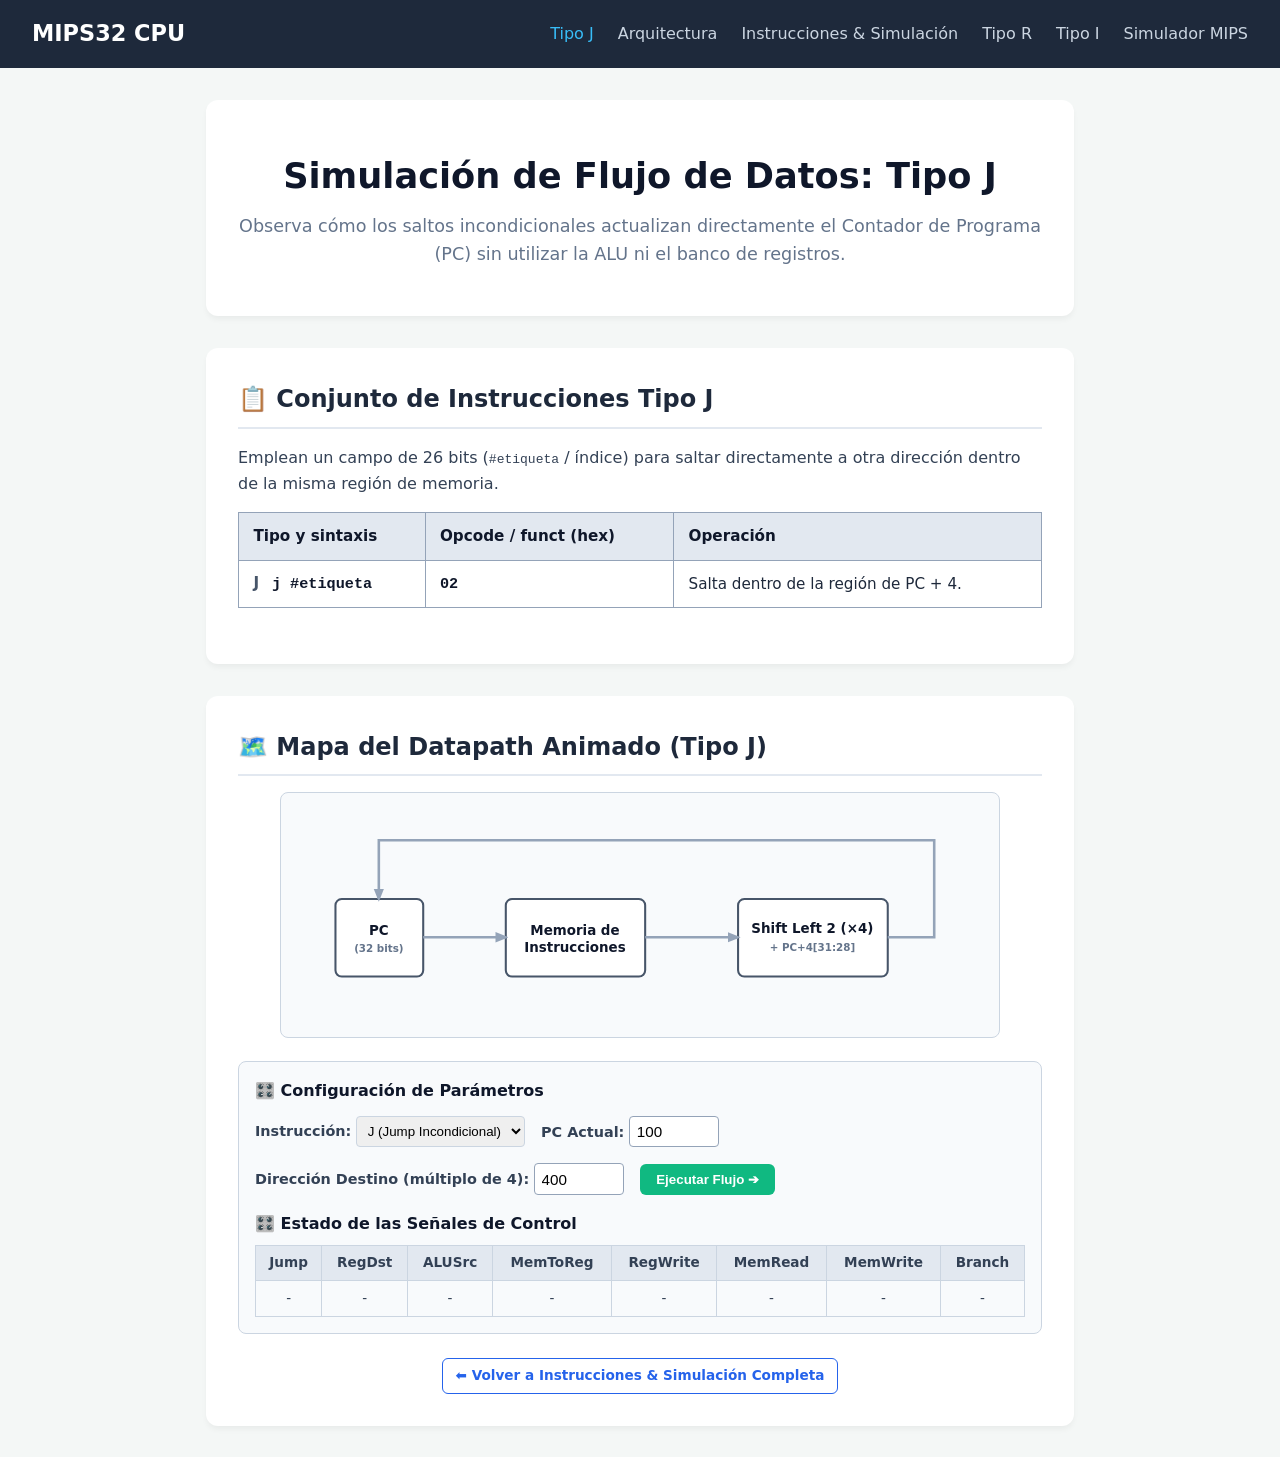
<file: TipoJ.html>
<!-- TipoJ.html -->
<!DOCTYPE html>
<html lang="es">
<head>
  <meta charset="UTF-8">
  <meta name="viewport" content="width=device-width, initial-scale=1.0">
  <title>Flujo de Datos - Tipo J (MIPS32)</title>
  <link rel="stylesheet" href="estilos.css">
  <style>
    /* Estilos de la tabla de instrucciones */
    .isa-table {
      width: 100%;
      border-collapse: collapse;
      margin: 1rem 0 1.5rem 0;
      font-size: 0.95rem;
      color: #1e293b;
      background-color: #ffffff;
    }
    .isa-table th {
      background-color: #e2e8f0;
      color: #0f172a;
      font-weight: 700;
      text-align: left;
      padding: 0.7rem 0.9rem;
      border: 1px solid #94a3b8;
    }
    .isa-table td {
      padding: 0.65rem 0.9rem;
      border: 1px solid #94a3b8;
      vertical-align: middle;
    }
    .isa-table tr:hover {
      background-color: #f8fafc;
    }
    .isa-type {
      font-weight: 600;
      color: #475569;
      margin-right: 0.5rem;
    }
    .isa-code {
      font-family: 'Consolas', monospace;
      font-weight: 600;
      color: #0f172a;
    }

    /* Estilos y animación del diagrama SVG */
    .mini-datapath-svg {
      width: 100%;
      max-width: 720px;
      height: auto;
      background: #f8fafc;
      border: 1px solid #cbd5e1;
      border-radius: 8px;
      padding: 0.5rem;
    }
    .dp-box {
      fill: #ffffff;
      stroke: #475569;
      stroke-width: 2;
      rx: 6;
    }
    .dp-box.active-block {
      stroke: #2563eb;
      fill: #eff6ff;
      transition: all 0.3s ease;
    }
    .dp-label {
      fill: #0f172a;
      font-size: 13px;
      font-weight: 700;
      text-anchor: middle;
    }
    .dp-wire {
      fill: none;
      stroke: #94a3b8;
      stroke-width: 2.5;
    }
    .dp-wire.flowing {
      stroke: #10b981;
      stroke-width: 3.5;
      stroke-dasharray: 8 4;
      animation: flujoDatos 0.8s linear infinite;
    }
    .dp-data-tag {
      fill: #047857;
      font-family: 'Consolas', monospace;
      font-size: 12px;
      font-weight: bold;
      text-anchor: middle;
    }
    @keyframes flujoDatos {
      from { stroke-dashoffset: 24; }
      to   { stroke-dashoffset: 0; }
    }
  </style>
</head>
<body>

  <!-- Navegación Unificada -->
  <nav class="navbar">
    <a href="index.html">
      <div class="logo">MIPS32 CPU</div>
    </a> 
    <ul>
      <li><a href="TipoJ.html" class="active"> Tipo J </a></li>
      <li><a href="arquitectura.html">Arquitectura</a></li>
      <li><a href="instrucciones.html">Instrucciones & Simulación</a></li>
      <li><a href="TipoR.html"> Tipo R </a></li>
      <li><a href="TipoI.html"> Tipo I </a></li>
      <li><a href="simulador_mips.html"> Simulador MIPS </a></li>
    </ul>
  </nav>

  <div class="container">
    <section class="hero">
      <h1>Simulación de Flujo de Datos: Tipo J</h1>
      <p>Observa cómo los saltos incondicionales actualizan directamente el Contador de Programa (PC) sin utilizar la ALU ni el banco de registros.</p>
    </section>

    <!-- Tabla de referencia rápida -->
    <div class="card-section">
      <h2>📋 Conjunto de Instrucciones Tipo J</h2>
      <p>Emplean un campo de 26 bits (<code>#etiqueta</code> / índice) para saltar directamente a otra dirección dentro de la misma región de memoria.</p>

      <table class="isa-table">
        <thead>
          <tr>
            <th>Tipo y sintaxis</th>
            <th>Opcode / funct (hex)</th>
            <th>Operación</th>
          </tr>
        </thead>
        <tbody>
          <tr>
            <td><span class="isa-type">J</span> <span class="isa-code">j #etiqueta</span></td>
            <td class="isa-code">02</td>
            <td>Salta dentro de la región de PC + 4.</td>
          </tr>
        </tbody>
      </table>
    </div>

    <!-- Mapa Animado y Simulación -->
    <div class="card-section">
      <h2>🗺️ Mapa del Datapath Animado (Tipo J)</h2>

      <div class="bit-format" style="text-align: center;">
        <svg viewBox="0 0 680 220" class="mini-datapath-svg">
          <defs>
            <marker id="flecha-gris" viewBox="0 0 10 10" refX="8" refY="5" markerWidth="5" markerHeight="5" orient="auto">
              <path d="M 0 1 L 10 5 L 0 9 z" fill="#94a3b8"/>
            </marker>
            <marker id="flecha-verde" viewBox="0 0 10 10" refX="8" refY="5" markerWidth="5" markerHeight="5" orient="auto">
              <path d="M 0 1 L 10 5 L 0 9 z" fill="#10b981"/>
            </marker>
          </defs>

          <!-- Bloques de Hardware -->
          <rect id="blk-pc" x="45" y="95" width="85" height="75" class="dp-box"/>
          <text x="87" y="130" class="dp-label">PC</text>
          <text x="87" y="146" class="dp-label" style="font-size:10px; fill:#64748b;">(32 bits)</text>

          <rect id="blk-imem" x="210" y="95" width="135" height="75" class="dp-box"/>
          <text x="277" y="130" class="dp-label">Memoria de</text>
          <text x="277" y="146" class="dp-label">Instrucciones</text>

          <rect id="blk-shift" x="435" y="95" width="145" height="75" class="dp-box"/>
          <text x="507" y="128" class="dp-label">Shift Left 2 (×4)</text>
          <text x="507" y="145" class="dp-label" style="font-size:10px; fill:#64748b;">+ PC+4[31:28]</text>

          <!-- Cables -->
          <!-- PC -> IMEM -->
          <path id="w-pc-imem" d="M 130 132 L 210 132" class="dp-wire" marker-end="url(#flecha-gris)"/>
          <!-- IMEM [25:0] -> Shift Left 2 -->
          <path id="w-imem-shift" d="M 345 132 L 435 132" class="dp-wire" marker-end="url(#flecha-gris)"/>
          <!-- Ruta superior de salto hacia el PC -->
          <path id="w-jump-back" d="M 580 132 L 625 132 L 625 38 L 87 38 L 87 95" class="dp-wire" marker-end="url(#flecha-gris)"/>

          <!-- Etiquetas dinámicas con valores en movimiento -->
          <text id="tag-j-pc" x="170" y="122" class="dp-data-tag"></text>
          <text id="tag-j-idx" x="390" y="122" class="dp-data-tag"></text>
          <text id="tag-j-target" x="355" y="28" class="dp-data-tag"></text>
        </svg>
      </div>
      
      <!-- Panel de Controles / Entradas -->
      <div class="demo-box">
        <h4>🎛️ Configuración de Parámetros</h4>
        
        <div class="inputs-group">
          <label>Instrucción:
            <select id="operacionJ" style="padding: 0.4rem; border-radius: 4px; border: 1px solid #cbd5e1;">
              <option value="j">J (Jump Incondicional)</option>
            </select>
          </label>

          <label>PC Actual: 
            <input type="number" id="pc_actual_j" value="100" readonly>
          </label>

          <label>Dirección Destino (múltiplo de 4): 
            <input type="number" id="pc_destino_j" value="400" step="4">
          </label>

          <button class="btn-sim" onclick="ejecutarTipoJ()">Ejecutar Flujo ➔</button>
        </div>

        <!-- Estado de las Señales de Control -->
        <div class="control-signals">
          <h4>🎛️ Estado de las Señales de Control</h4>
          <table class="signals-table">
            <thead>
              <tr>
                <th>Jump</th>
                <th>RegDst</th>
                <th>ALUSrc</th>
                <th>MemToReg</th>
                <th>RegWrite</th>
                <th>MemRead</th>
                <th>MemWrite</th>
                <th>Branch</th>
              </tr>
            </thead>
            <tbody>
              <tr>
                <td id="sj_jump">-</td>
                <td id="sj_regdst">-</td>
                <td id="sj_alusrc">-</td>
                <td id="sj_memtoreg">-</td>
                <td id="sj_regwrite">-</td>
                <td id="sj_memread">-</td>
                <td id="sj_memwrite">-</td>
                <td id="sj_branch">-</td>
              </tr>
            </tbody>
          </table>
        </div>

        <!-- Resultado y Explicación Dinámica -->
        <div id="texto-explicacion-j" class="result-box" style="display: none; margin-top: 1rem; line-height: 1.7; font-family: inherit;"></div>
      </div>

      <!-- Enlace hacia el simulador unificado -->
      <div class="btn-container" style="margin-top: 1.5rem;">
        <a href="instrucciones.html" class="btn-secondary">⬅ Volver a Instrucciones & Simulación Completa</a>
      </div>
    </div>
  </div>

  <script>
    function ejecutarTipoJ() {
      const pcActual = parseInt(document.getElementById("pc_actual_j").value) || 0;
      const destino = parseInt(document.getElementById("pc_destino_j").value) || 0;

      if (destino % 4 !== 0) {
        alert("La dirección de salto debe ser múltiplo de 4 (alineada a palabra).");
        return;
      }

      const indice26 = (destino >>> 2) & 0x03FFFFFF;

      // Animar bloques y cables del SVG
      ["blk-pc", "blk-imem", "blk-shift"].forEach(id => {
        document.getElementById(id).classList.add("active-block");
      });
      ["w-pc-imem", "w-imem-shift", "w-jump-back"].forEach(id => {
        const w = document.getElementById(id);
        w.classList.add("flowing");
        w.setAttribute("marker-end", "url(#flecha-verde)");
      });

      // Mostrar valores viajando por los cables
      document.getElementById("tag-j-pc").textContent = `PC=${pcActual}`;
      document.getElementById("tag-j-idx").textContent = `idx=${indice26}`;
      document.getElementById("tag-j-target").textContent = `Nuevo PC = ${destino}`;

      // Actualizar señales de control
      document.getElementById("sj_jump").innerText = "1 (Sí)";
      document.getElementById("sj_regdst").innerText = "X";
      document.getElementById("sj_alusrc").innerText = "X";
      document.getElementById("sj_memtoreg").innerText = "X";
      document.getElementById("sj_regwrite").innerText = "0";
      document.getElementById("sj_memread").innerText = "0";
      document.getElementById("sj_memwrite").innerText = "0";
      document.getElementById("sj_branch").innerText = "0";

      // Actualizar PC en el input
      document.getElementById("pc_actual_j").value = destino;

      // Mostrar traza paso a paso
      const textoDiv = document.getElementById("texto-explicacion-j");
      textoDiv.style.display = "block";
      textoDiv.innerHTML = `
        <h4 style="color: #1e293b; margin-bottom: 0.5rem;">⚡ Traza de Ejecución en el Datapath:</h4>
        <ol style="padding-left: 1.2rem; margin: 0;">
          <li>La <strong>Unidad de Control</strong> decodifica <code>opcode = 0x02</code> y activa <code>Jump = 1</code>, apagando escritura en registros (<code>RegWrite = 0</code>) y memoria (<code>MemWrite = 0</code>).</li>
          <li>Los 26 bits del índice (valor <code>${indice26}</code>) se desplazan 2 bits a la izquierda (<code>× 4</code>) formando la dirección alineada <strong>${destino}</strong>.</li>
          <li>Se concatenan los 4 bits superiores de <code>PC + 4</code> con los 28 bits calculados.</li>
          <li>La ruta superior de salto actualiza directamente el <strong>PC</strong> de <code>${pcActual}</code> a <strong>${destino}</strong> sin pasar por la ALU.</li>
        </ol>
      `;
    }
  </script>

</body>
</html>
</file>
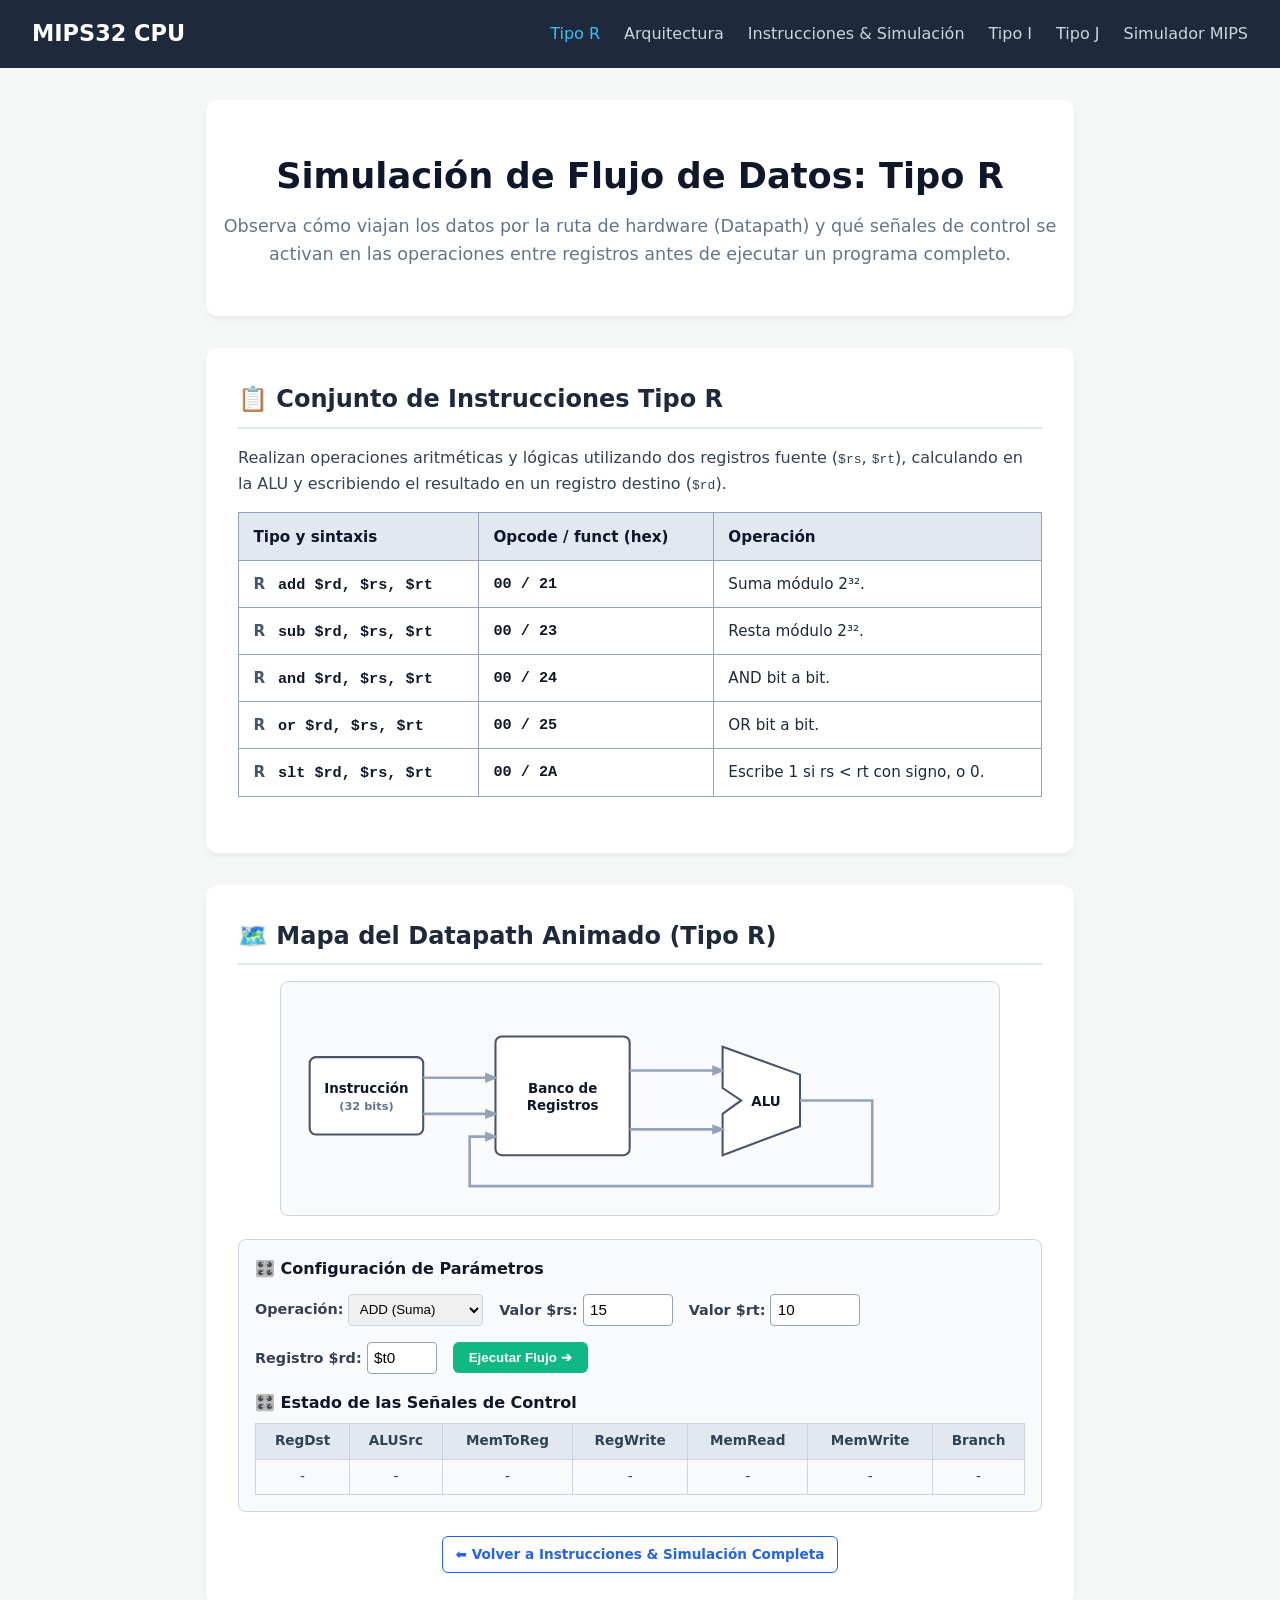
<file: TipoR.html>
<!-- TipoR.html -->
<!DOCTYPE html>
<html lang="es">
<head>
  <meta charset="UTF-8">
  <meta name="viewport" content="width=device-width, initial-scale=1.0">
  <title>Flujo de Datos - Tipo R (MIPS32)</title>
  <link rel="stylesheet" href="estilos.css">
  <style>
    /* Estilos de la tabla de instrucciones */
    .isa-table {
      width: 100%;
      border-collapse: collapse;
      margin: 1rem 0 1.5rem 0;
      font-size: 0.95rem;
      color: #1e293b;
      background-color: #ffffff;
    }
    .isa-table th {
      background-color: #e2e8f0;
      color: #0f172a;
      font-weight: 700;
      text-align: left;
      padding: 0.7rem 0.9rem;
      border: 1px solid #94a3b8;
    }
    .isa-table td {
      padding: 0.65rem 0.9rem;
      border: 1px solid #94a3b8;
      vertical-align: middle;
    }
    .isa-table tr:hover {
      background-color: #f8fafc;
    }
    .isa-type {
      font-weight: 600;
      color: #475569;
      margin-right: 0.5rem;
    }
    .isa-code {
      font-family: 'Consolas', monospace;
      font-weight: 600;
      color: #0f172a;
    }

    /* Estilos y animación del diagrama SVG */
    .mini-datapath-svg {
      width: 100%;
      max-width: 720px;
      height: auto;
      background: #f8fafc;
      border: 1px solid #cbd5e1;
      border-radius: 8px;
      padding: 0.5rem;
    }
    .dp-box {
      fill: #ffffff;
      stroke: #475569;
      stroke-width: 2;
      rx: 6;
    }
    .dp-box.active-block {
      stroke: #2563eb;
      fill: #eff6ff;
      transition: all 0.3s ease;
    }
    .dp-label {
      fill: #0f172a;
      font-size: 13px;
      font-weight: 700;
      text-anchor: middle;
    }
    .dp-wire {
      fill: none;
      stroke: #94a3b8;
      stroke-width: 2.5;
    }
    .dp-wire.flowing {
      stroke: #10b981;
      stroke-width: 3.5;
      stroke-dasharray: 8 4;
      animation: flujoDatos 0.8s linear infinite;
    }
    .dp-data-tag {
      fill: #047857;
      font-family: 'Consolas', monospace;
      font-size: 12px;
      font-weight: bold;
      text-anchor: middle;
    }
    @keyframes flujoDatos {
      from { stroke-dashoffset: 24; }
      to   { stroke-dashoffset: 0; }
    }
  </style>
</head>
<body>

  <!-- Navegación Unificada -->
  <nav class="navbar">
    <a href="index.html">
      <div class="logo">MIPS32 CPU</div>
    </a> 
    <ul>
      <li><a href="TipoR.html" class="active"> Tipo R </a></li>
      <li><a href="arquitectura.html">Arquitectura</a></li>
      <li><a href="instrucciones.html">Instrucciones & Simulación</a></li>
      <li><a href="TipoI.html"> Tipo I </a></li>
      <li><a href="TipoJ.html"> Tipo J </a></li>
      <li><a href="simulador_mips.html"> Simulador MIPS </a></li>
    </ul>
  </nav>

  <div class="container">
    <section class="hero">
      <h1>Simulación de Flujo de Datos: Tipo R</h1>
      <p>Observa cómo viajan los datos por la ruta de hardware (Datapath) y qué señales de control se activan en las operaciones entre registros antes de ejecutar un programa completo.</p>
    </section>

    <!-- Tabla de referencia rápida -->
    <div class="card-section">
      <h2>📋 Conjunto de Instrucciones Tipo R</h2>
      <p>Realizan operaciones aritméticas y lógicas utilizando dos registros fuente (<code>$rs</code>, <code>$rt</code>), calculando en la ALU y escribiendo el resultado en un registro destino (<code>$rd</code>).</p>

      <table class="isa-table">
        <thead>
          <tr>
            <th>Tipo y sintaxis</th>
            <th>Opcode / funct (hex)</th>
            <th>Operación</th>
          </tr>
        </thead>
        <tbody>
          <tr>
            <td><span class="isa-type">R</span> <span class="isa-code">add $rd, $rs, $rt</span></td>
            <td class="isa-code">00 / 21</td>
            <td>Suma módulo 2³².</td>
          </tr>
          <tr>
            <td><span class="isa-type">R</span> <span class="isa-code">sub $rd, $rs, $rt</span></td>
            <td class="isa-code">00 / 23</td>
            <td>Resta módulo 2³².</td>
          </tr>
          <tr>
            <td><span class="isa-type">R</span> <span class="isa-code">and $rd, $rs, $rt</span></td>
            <td class="isa-code">00 / 24</td>
            <td>AND bit a bit.</td>
          </tr>
          <tr>
            <td><span class="isa-type">R</span> <span class="isa-code">or $rd, $rs, $rt</span></td>
            <td class="isa-code">00 / 25</td>
            <td>OR bit a bit.</td>
          </tr>
          <tr>
            <td><span class="isa-type">R</span> <span class="isa-code">slt $rd, $rs, $rt</span></td>
            <td class="isa-code">00 / 2A</td>
            <td>Escribe 1 si rs &lt; rt con signo, o 0.</td>
          </tr>
        </tbody>
      </table>
    </div>

    <!-- Mapa Animado y Simulación -->
    <div class="card-section">
      <h2>🗺️ Mapa del Datapath Animado (Tipo R)</h2>

      <div class="bit-format" style="text-align: center;">
        <svg viewBox="0 0 680 210" class="mini-datapath-svg">
          <defs>
            <marker id="flecha-gris" viewBox="0 0 10 10" refX="8" refY="5" markerWidth="5" markerHeight="5" orient="auto">
              <path d="M 0 1 L 10 5 L 0 9 z" fill="#94a3b8"/>
            </marker>
            <marker id="flecha-verde" viewBox="0 0 10 10" refX="8" refY="5" markerWidth="5" markerHeight="5" orient="auto">
              <path d="M 0 1 L 10 5 L 0 9 z" fill="#10b981"/>
            </marker>
          </defs>

          <!-- Bloques de Hardware -->
          <rect id="blk-inst" x="20" y="65" width="110" height="75" class="dp-box"/>
          <text x="75" y="100" class="dp-label">Instrucción</text>
          <text x="75" y="116" class="dp-label" style="font-size:11px; fill:#64748b;">(32 bits)</text>

          <rect id="blk-regs" x="200" y="45" width="130" height="115" class="dp-box"/>
          <text x="265" y="100" class="dp-label">Banco de</text>
          <text x="265" y="116" class="dp-label">Registros</text>

          <polygon id="blk-alu" points="420,55 495,82 495,132 420,160 420,120 438,107 420,95" class="dp-box"/>
          <text x="462" y="112" class="dp-label">ALU</text>

          <!-- Cables -->
          <path id="wire-r1" d="M 130 85 L 200 85" class="dp-wire" marker-end="url(#flecha-gris)"/>
          <path id="wire-r2" d="M 130 120 L 200 120" class="dp-wire" marker-end="url(#flecha-gris)"/>
          <path id="wire-alu1" d="M 330 78 L 420 78" class="dp-wire" marker-end="url(#flecha-gris)"/>
          <path id="wire-alu2" d="M 330 135 L 420 135" class="dp-wire" marker-end="url(#flecha-gris)"/>
          <path id="wire-wb" d="M 495 107 L 565 107 L 565 190 L 175 190 L 175 142 L 200 142" class="dp-wire" marker-end="url(#flecha-gris)"/>

          <!-- Etiquetas dinámicas con valores en movimiento -->
          <text id="tag-rs-name" x="165" y="77" class="dp-data-tag"></text>
          <text id="tag-rt-name" x="165" y="112" class="dp-data-tag"></text>
          <text id="tag-val-a" x="375" y="70" class="dp-data-tag"></text>
          <text id="tag-val-b" x="375" y="127" class="dp-data-tag"></text>
          <text id="tag-res" x="375" y="182" class="dp-data-tag"></text>
        </svg>
      </div>
      
      <!-- Panel de Controles / Entradas -->
      <div class="demo-box">
        <h4>🎛️ Configuración de Parámetros</h4>
        
        <div class="inputs-group">
          <label>Operación:
            <select id="operacion" style="padding: 0.4rem; border-radius: 4px; border: 1px solid #cbd5e1;">
              <option value="add">ADD (Suma)</option>
              <option value="sub">SUB (Resta)</option>
              <option value="and">AND (Y Lógica)</option>
              <option value="or">OR (O Lógica)</option>
              <option value="slt">SLT (Menor que)</option>
            </select>
          </label>

          <label>Valor $rs: 
            <input type="number" id="valor_rs" value="15">
          </label>

          <label>Valor $rt: 
            <input type="number" id="valor_rt" value="10">
          </label>

          <label>Registro $rd: 
            <input type="text" id="reg_rd" value="$t0" style="width: 70px;">
          </label>

          <button class="btn-sim" onclick="ejecutarTipoR()">Ejecutar Flujo ➔</button>
        </div>

        <!-- Estado de las Señales de Control -->
        <div class="control-signals">
          <h4>🎛️ Estado de las Señales de Control</h4>
          <table class="signals-table">
            <thead>
              <tr>
                <th>RegDst</th>
                <th>ALUSrc</th>
                <th>MemToReg</th>
                <th>RegWrite</th>
                <th>MemRead</th>
                <th>MemWrite</th>
                <th>Branch</th>
              </tr>
            </thead>
            <tbody>
              <tr>
                <td id="s_regdst">-</td>
                <td id="s_alusrc">-</td>
                <td id="s_memtoreg">-</td>
                <td id="s_regwrite">-</td>
                <td id="s_memread">-</td>
                <td id="s_memwrite">-</td>
                <td id="s_branch">-</td>
              </tr>
            </tbody>
          </table>
        </div>

        <!-- Resultado y Explicación Dinámica -->
        <div id="texto-explicacion" class="result-box" style="display: none; margin-top: 1rem; line-height: 1.7; font-family: inherit;"></div>
      </div>

      <!-- Enlace hacia el simulador unificado -->
      <div class="btn-container" style="margin-top: 1.5rem;">
        <a href="instrucciones.html" class="btn-secondary">⬅ Volver a Instrucciones & Simulación Completa</a>
      </div>
    </div>
  </div>

  <script>
    function ejecutarTipoR() {
      // 1. Obtener valores del usuario
      const operacion = document.getElementById("operacion").value;
      const rs = parseInt(document.getElementById("valor_rs").value) || 0;
      const rt = parseInt(document.getElementById("valor_rt").value) || 0;
      const rd = document.getElementById("reg_rd").value || "$t0";

      // 2. Cálculo en la ALU
      let resultadoALU = 0;
      let nombreOp = "";
      let functHex = "21";

      if (operacion === "add") {
        resultadoALU = rs + rt;
        nombreOp = "sumó";
        functHex = "21";
      } else if (operacion === "sub") {
        resultadoALU = rs - rt;
        nombreOp = "restó";
        functHex = "23";
      } else if (operacion === "and") {
        resultadoALU = rs & rt;
        nombreOp = "aplicó AND bit a bit a";
        functHex = "24";
      } else if (operacion === "or") {
        resultadoALU = rs | rt;
        nombreOp = "aplicó OR bit a bit a";
        functHex = "25";
      } else if (operacion === "slt") {
        resultadoALU = (rs < rt) ? 1 : 0;
        nombreOp = "comparó (rs < rt) entre";
        functHex = "2A";
      }

      // 3. Animar bloques y cables del SVG
      ["blk-inst", "blk-regs", "blk-alu"].forEach(id => {
        document.getElementById(id).classList.add("active-block");
      });
      ["wire-r1", "wire-r2", "wire-alu1", "wire-alu2", "wire-wb"].forEach(id => {
        const w = document.getElementById(id);
        w.classList.add("flowing");
        w.setAttribute("marker-end", "url(#flecha-verde)");
      });

      // Mostrar valores viajando por los cables
      document.getElementById("tag-rs-name").textContent = "rs";
      document.getElementById("tag-rt-name").textContent = "rt";
      document.getElementById("tag-val-a").textContent = rs;
      document.getElementById("tag-val-b").textContent = rt;
      document.getElementById("tag-res").textContent = `${rd} = ${resultadoALU}`;

      // 4. Actualizar tabla de señales de control
      document.getElementById("s_regdst").innerText = "1 (rd)";
      document.getElementById("s_alusrc").innerText = "0 (rt)";
      document.getElementById("s_memtoreg").innerText = "0 (ALU)";
      document.getElementById("s_regwrite").innerText = "1 (Sí)";
      document.getElementById("s_memread").innerText = "0";
      document.getElementById("s_memwrite").innerText = "0";
      document.getElementById("s_branch").innerText = "0";

      // 5. Mostrar explicación del flujo paso a paso
      const textoDiv = document.getElementById("texto-explicacion");
      textoDiv.style.display = "block";
      textoDiv.innerHTML = `
        <h4 style="color: #1e293b; margin-bottom: 0.5rem;">⚡ Traza de Ejecución en el Datapath:</h4>
        <ol style="padding-left: 1.2rem; margin: 0;">
          <li>La <strong>Unidad de Control</strong> lee <code>opcode = 0x00</code> y <code>funct = 0x${functHex}</code>, activando <code>RegDst = 1</code>, <code>ALUSrc = 0</code> y <code>RegWrite = 1</code>.</li>
          <li>El <strong>Banco de Registros</strong> entrega los operandos: <code>$rs = ${rs}</code> y <code>$rt = ${rt}</code>.</li>
          <li>Dado que <code>ALUSrc = 0</code>, la <strong>ALU</strong> recibe directamente <code>$rs</code> y <code>$rt</code> como operandos.</li>
          <li>La <strong>ALU</strong> ${nombreOp} los valores (<code>${rs}</code> y <code>${rt}</code>) dando un resultado de <strong>${resultadoALU}</strong>.</li>
          <li>Como <code>MemToReg = 0</code>, el resultado pasa directo sin consultar la Memoria de Datos y se escribe en el registro de destino <strong>${rd}</strong>.</li>
        </ol>
      `;
    }
  </script>

</body>
</html>
</file>
<file: estilos.css>
/* --- Estilos.css --- */
* {
  box-sizing: border-box;
  margin: 0;
  padding: 0;
}

body {
  font-family: 'Segoe UI', system-ui, -apple-system, sans-serif;
  background-color: #f4f7f6;
  color: #334155;
  line-height: 1.6;
}

.text-center {
  text-align: center;
}

.btn-container {
  display: flex;
  justify-content: center;
  margin-top: 1.5rem;
}

.navbar a {
  text-decoration: none;
}

.navbar .logo {
  color: #ffffff;
  font-size: 1.4rem;
  font-weight: bold;
  cursor: pointer;
  transition: opacity 0.2s ease;
}

.navbar a:hover .logo {
  opacity: 0.85;
}

.navbar {
  background-color: #1e293b;
  padding: 1rem 2rem;
  display: flex;
  justify-content: space-between;
  align-items: center;
}

.navbar .logo {
  color: #ffffff;
  font-size: 1.4rem;
  font-weight: bold;
}

.navbar ul {
  display: flex;
  list-style: none;
  gap: 1.5rem;
}

.navbar a {
  color: #cbd5e1;
  text-decoration: none;
  font-weight: 500;
  transition: color 0.2s;
}

.navbar a:hover, .navbar a.active {
  color: #38bdf8;
}

.container {
  max-width: 900px;
  margin: 2rem auto;
  padding: 0 1rem;
}

.hero {
  text-align: center;
  padding: 3rem 1rem;
  background: white;
  border-radius: 12px;
  box-shadow: 0 4px 6px -1px rgba(0, 0, 0, 0.05);
  margin-bottom: 2rem;
}

.hero h1 {
  color: #0f172a;
  font-size: 2.2rem;
  margin-bottom: 0.5rem;
}

.hero p {
  color: #64748b;
  font-size: 1.1rem;
}

.card-section {
  background: white;
  padding: 2rem;
  border-radius: 12px;
  box-shadow: 0 4px 6px -1px rgba(0, 0, 0, 0.05);
  margin-bottom: 2rem;
}

.card-section h2 {
  color: #1e293b;
  margin-bottom: 1rem;
  border-bottom: 2px solid #e2e8f0;
  padding-bottom: 0.5rem;
}

.instruction-card {
  background: white;
  border-radius: 8px;
  border: 1px solid #e2e8f0;
  margin-bottom: 1rem;
  overflow: hidden;
  box-shadow: 0 2px 4px rgba(0,0,0,0.02);
}
.card-header {
  background: #2563eb; 
  color: white;
  padding: 1rem 1.25rem;
  cursor: pointer;
  font-weight: 600;
  display: flex;
  justify-content: space-between;
  align-items: center;
  user-select: none;
  transition: background-color 0.3s ease; 
}

.card-header.active {
  background-color: #7c3aed; 
}

.card-header.active:hover {
  background-color: #6d28d9; 
}

.card-header:hover {
  background: #1d4ed8;
}

.card-header .badge {
  background: rgba(255, 255, 255, 0.2);
  padding: 0.2rem 0.6rem;
  border-radius: 4px;
  font-size: 0.85rem;
}

.card-body {
  max-height: 0;
  overflow: hidden;
  opacity: 0;
  padding: 0 1.25rem;
  background: #ffffff;
  border-top: 1px solid transparent;
  transition: max-height 0.4s ease, opacity 0.3s ease, padding 0.3s ease;
}

.card-body.open {
  max-height: 500px; 
  opacity: 1;
  padding: 1.25rem;
  border-top-color: #e2e8f0;
}

.demo-box {
  background: #f8fafc;
  border: 1px solid #cbd5e1;
  border-radius: 8px;
  padding: 1rem;
  margin-top: 1rem;
}

.demo-box h4 {
  color: #0f172a;
  margin-bottom: 0.75rem;
}

.inputs-group {
  display: flex;
  flex-wrap: wrap;
  gap: 1rem;
  align-items: center;
  margin-bottom: 1rem;
}

.inputs-group label {
  font-weight: 600;
  font-size: 0.9rem;
}

.inputs-group input {
  width: 90px;
  padding: 0.4rem;
  border: 1px solid #94a3b8;
  border-radius: 4px;
  font-size: 0.95rem;
}

.btn-sim {
  background: #10b981;
  color: white;
  border: none;
  padding: 0.5rem 1rem;
  border-radius: 6px;
  font-weight: 600;
  cursor: pointer;
  transition: background 0.2s;
}

.btn-sim:hover {
  background: #059669;
}

.result-box {
  background: #e2e8f0;
  padding: 0.75rem;
  border-radius: 6px;
  font-family: monospace;
  font-size: 0.95rem;
}

.btn-primary {
  display: inline-block;
  background: #2563eb;
  color: white;
  padding: 0.75rem 1.5rem;
  border-radius: 6px;
  text-decoration: none;
  font-weight: 600;
  margin-top: 1rem;
}

.btn-primary:hover {
  background: #1d4ed8;
}

.specs-table {
  width: 100%;
  border-collapse: collapse;
  margin-top: 1rem;
}

.specs-table th, 
.specs-table td {
  padding: 0.75rem 1rem;
  text-align: left;           
  vertical-align: top;        
  border-bottom: 1px solid #e2e8f0;
}

.specs-table th:first-child,
.specs-table td:first-child {
  width: 35%;                
  font-weight: 600;
  white-space: nowrap;        
}

.specs-table th:last-child,
.specs-table td:last-child {
  width: 65%;                
}

.btn-secondary {
  display: inline-block;
  background-color: transparent;
  color: #2563eb;
  border: 1px solid #2563eb;
  padding: 0.4rem 0.8rem;     
  font-size: 0.85rem;          
  font-weight: 600;
  border-radius: 6px;
  text-decoration: none;
  transition: all 0.2s ease;
  align-self: center;       
}

.btn-secondary:hover {
  background-color: #2563eb;
  color: #ffffff;
  box-shadow: 0 2px 4px rgba(37, 99, 235, 0.2);
}

.btn-container-left {
  display: flex;
  justify-content: flex-start;
  margin-top: 0.75rem;
}

dialog.slide-modal {
  border: 1px solid #e2e8f0;
  border-radius: 12px;
  background: #ffffff;
  color: #334155;
  width: 90%;
  max-width: 560px;
  padding: 0;
  margin: auto; 
  box-shadow: 0 20px 25px -5px rgba(15, 23, 42, 0.25);
  animation: modalZoom 0.22s ease-out;
}

dialog.slide-modal::backdrop {
  background: rgba(15, 23, 42, 0.65);
  backdrop-filter: blur(3px);
}

@keyframes modalZoom {
  from { opacity: 0; transform: scale(0.94); }
  to   { opacity: 1; transform: scale(1); }
}

.slide-modal-header {
  background-color: #1e293b;
  color: #ffffff;
  padding: 1rem 1.5rem;
  display: flex;
  justify-content: space-between;
  align-items: center;
}

.slide-modal-header h3 {
  font-size: 1.1rem;
  margin: 0;
}

.btn-close-modal {
  background: none;
  border: none;
  color: #cbd5e1;
  font-size: 1.5rem;
  line-height: 1;
  cursor: pointer;
  transition: color 0.2s;
}

.btn-close-modal:hover {
  color: #38bdf8;
}

.slide-modal-body {
  padding: 2rem 1.5rem;
  min-height: 190px;
  display: flex;
  flex-direction: column;
  justify-content: center;
}

.slide-item {
  display: none;
}

.slide-item.active {
  display: block;
  animation: slideFade 0.25s ease;
}

.slide-item h4 {
  color: #0f172a;
  font-size: 1.15rem;
  margin-bottom: 0.6rem;
}

@keyframes slideFade {
  from { opacity: 0.3; transform: translateX(6px); }
  to   { opacity: 1; transform: translateX(0); }
}

.slide-modal-footer {
  background-color: #f8fafc;
  border-top: 1px solid #e2e8f0;
  padding: 0.85rem 1.5rem;
  display: flex;
  justify-content: space-between;
  align-items: center;
}

.slide-counter {
  font-size: 0.85rem;
  font-weight: 600;
  color: #64748b;
}

.btn-slide-nav {
  background-color: #2563eb;
  color: #ffffff;
  border: none;
  padding: 0.45rem 1rem;
  border-radius: 6px;
  font-weight: 600;
  font-size: 0.85rem;
  cursor: pointer;
  transition: background-color 0.2s;
}

.btn-slide-nav:hover:not(:disabled) {
  background-color: #1d4ed8;
}

.btn-slide-nav:disabled {
  background-color: #cbd5e1;
  cursor: not-allowed;
}

dialog.conclusion-modal {
  border: 1px solid #e2e8f0;
  border-radius: 12px;
  background: #ffffff;
  width: 90%;
  max-width: 550px;
  padding: 2rem;
  margin: auto;
  box-shadow: 0 10px 25px rgba(0, 0, 0, 0.2);
}

dialog.conclusion-modal::backdrop {
  background: rgba(15, 23, 42, 0.6);
}

.btn-cerrar-x {
  position: absolute;
  top: 1rem;
  right: 1.25rem;
  background: none;
  border: none;
  font-size: 1.5rem;
  color: #64748b;
  cursor: pointer;
}

.conclusion-modal h2 {
  color: #0f172a;
  margin-bottom: 1rem;
  padding-bottom: 0.5rem;
  border-bottom: 2px solid #2563eb;
}

.conclusion-contenido {
  min-height: 190px; 
  padding: 0.5rem 0;
}

.conclusion-contenido h4 {
  color: #2563eb;
  font-size: 1.05rem;
  margin-bottom: 0.75rem;
}

.conclusion-contenido p {
  color: #334155;
  line-height: 1.65;
  margin-bottom: 1rem; 
  text-align: justify;
}

.conclusion-nav {
  display: flex;
  justify-content: space-between;
  align-items: center;
  margin-top: 1.25rem;
  padding-top: 1rem;
  border-top: 1px solid #e2e8f0;
  font-size: 0.9rem;
  font-weight: 600;
  color: #64748b;
}

.btn-nav-conc {
  background-color: #2563eb;
  color: #ffffff;
  border: none;
  padding: 0.45rem 1rem;
  border-radius: 6px;
  font-weight: 600;
  cursor: pointer;
}

.btn-nav-conc:disabled {
  background-color: #cbd5e1;
  cursor: not-allowed;
}

.isa-table {
  width: 100%;
  border-collapse: collapse;
  margin: 1rem 0 1.5rem 0;
  font-size: 0.95rem;
  color: #1e293b;
  background-color: #ffffff;
}

.isa-table th {
  background-color: #e2e8f0;
  color: #0f172a;
  font-weight: 700;
  text-align: left;
  padding: 0.7rem 0.9rem;
  border: 1px solid #94a3b8;
}

.isa-table td {
  padding: 0.65rem 0.9rem;
  border: 1px solid #94a3b8;
  vertical-align: middle;
}

.isa-table tr:hover {
  background-color: #f8fafc;
}

.isa-type {
  font-weight: 600;
  color: #475569;
  margin-right: 0.5rem;
}

.isa-code {
  font-family: 'Consolas', monospace;
  font-weight: 600;
  color: #0f172a;
}

/* --- ANIMACIÓN DE FLUJO EN EL DATAPATH INDIVIDUAL --- */
.mini-datapath-svg {
  width: 100%;
  max-width: 720px;
  height: auto;
  background: #f8fafc;
  border: 1px solid #cbd5e1;
  border-radius: 8px;
  padding: 0.5rem;
}

.dp-box {
  fill: #ffffff;
  stroke: #475569;
  stroke-width: 2;
  rx: 6;
}

.dp-box.active-block {
  stroke: #2563eb;
  fill: #eff6ff;
  transition: all 0.3s ease;
}

.dp-label {
  fill: #0f172a;
  font-size: 13px;
  font-weight: 700;
  text-anchor: middle;
}

.dp-wire {
  fill: none;
  stroke: #94a3b8;
  stroke-width: 2.5;
}

.dp-wire.flowing {
  stroke: #10b981;
  stroke-width: 3.5;
  stroke-dasharray: 8 4;
  animation: flujoDatos 0.8s linear infinite;
}

.dp-data-tag {
  fill: #047857;
  font-family: 'Consolas', monospace;
  font-size: 12px;
  font-weight: bold;
  text-anchor: middle;
}

@keyframes flujoDatos {
  from { stroke-dashoffset: 24; }
  to   { stroke-dashoffset: 0; }
}
/* Tabla de señales de control (Tipo R, I y J) */
.control-signals { margin-top: 1rem; }
.control-signals h4 { margin-bottom: 0.5rem; }
.signals-table { width: 100%; border-collapse: collapse; text-align: center; font-size: 0.85rem; }
.signals-table th, .signals-table td { border: 1px solid #cbd5e1; padding: 0.4rem 0.5rem; }
.signals-table th { background: #e2e8f0; }
</file>
